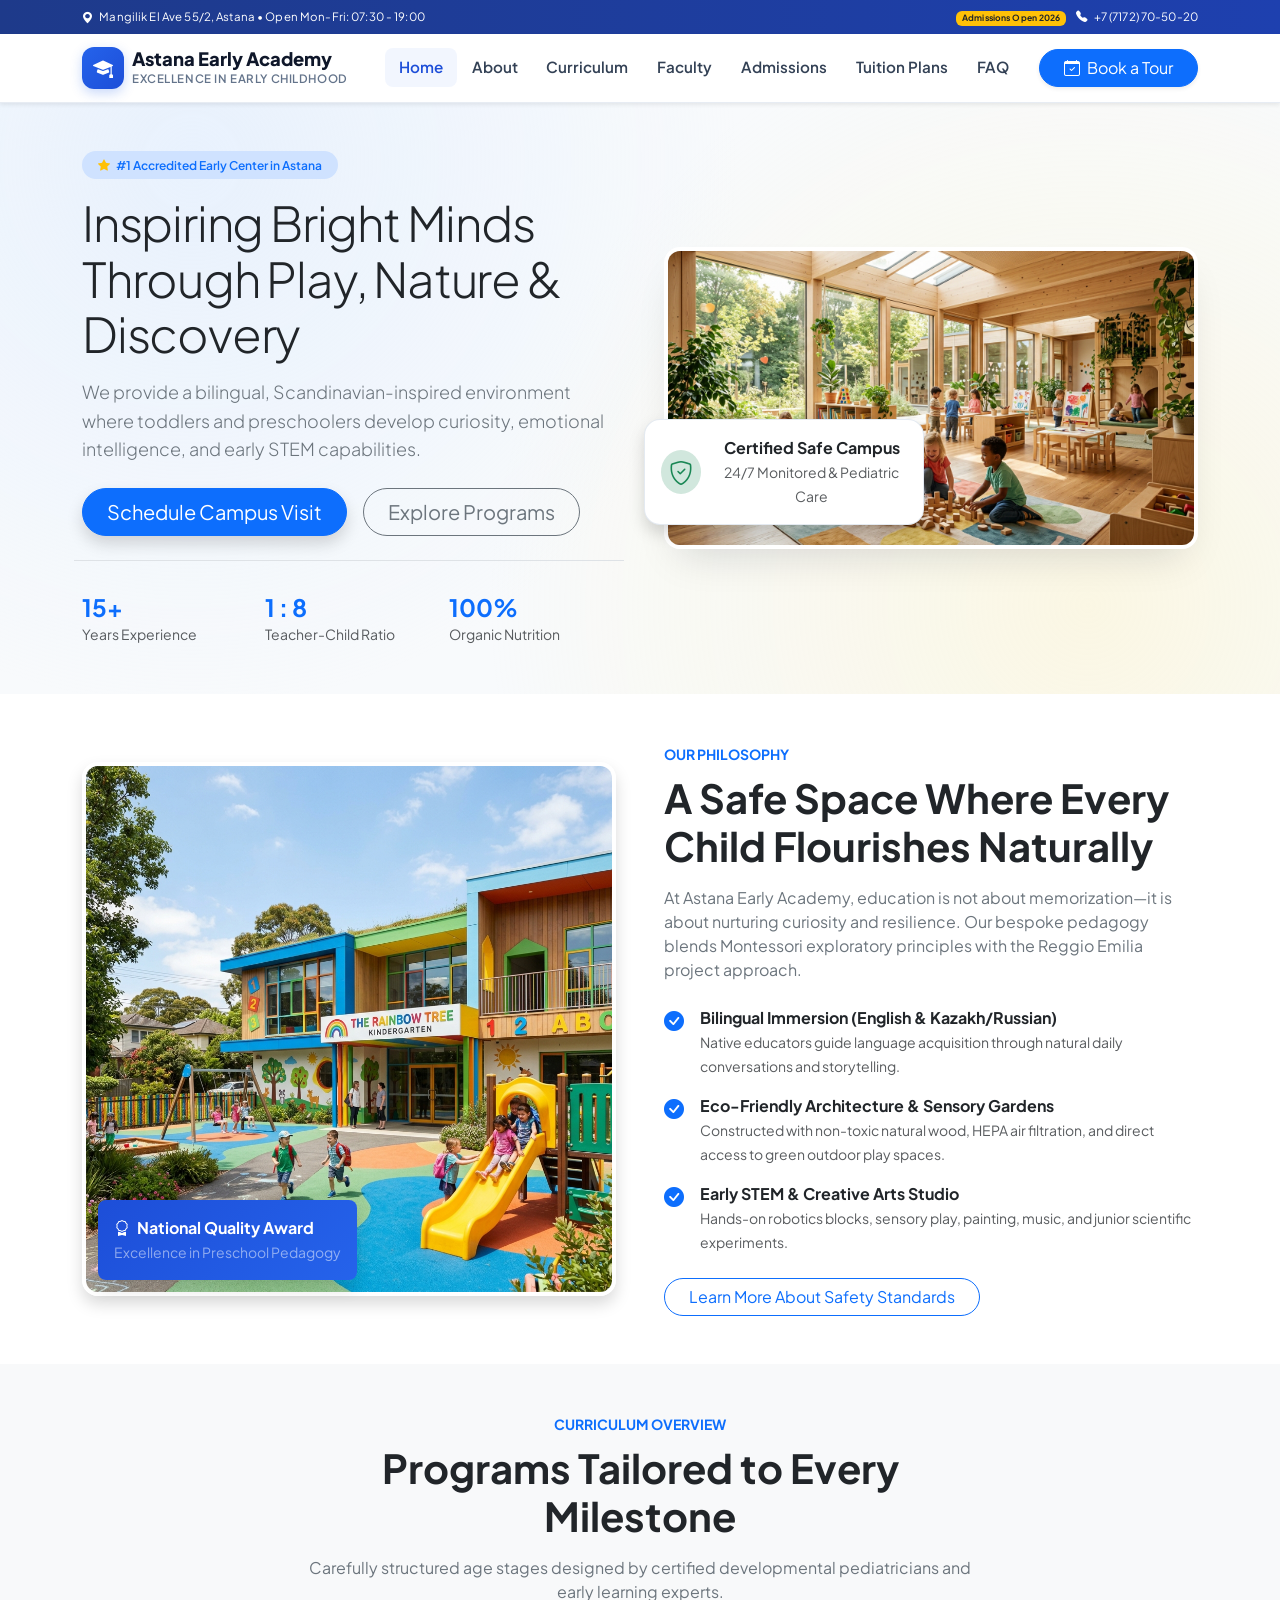
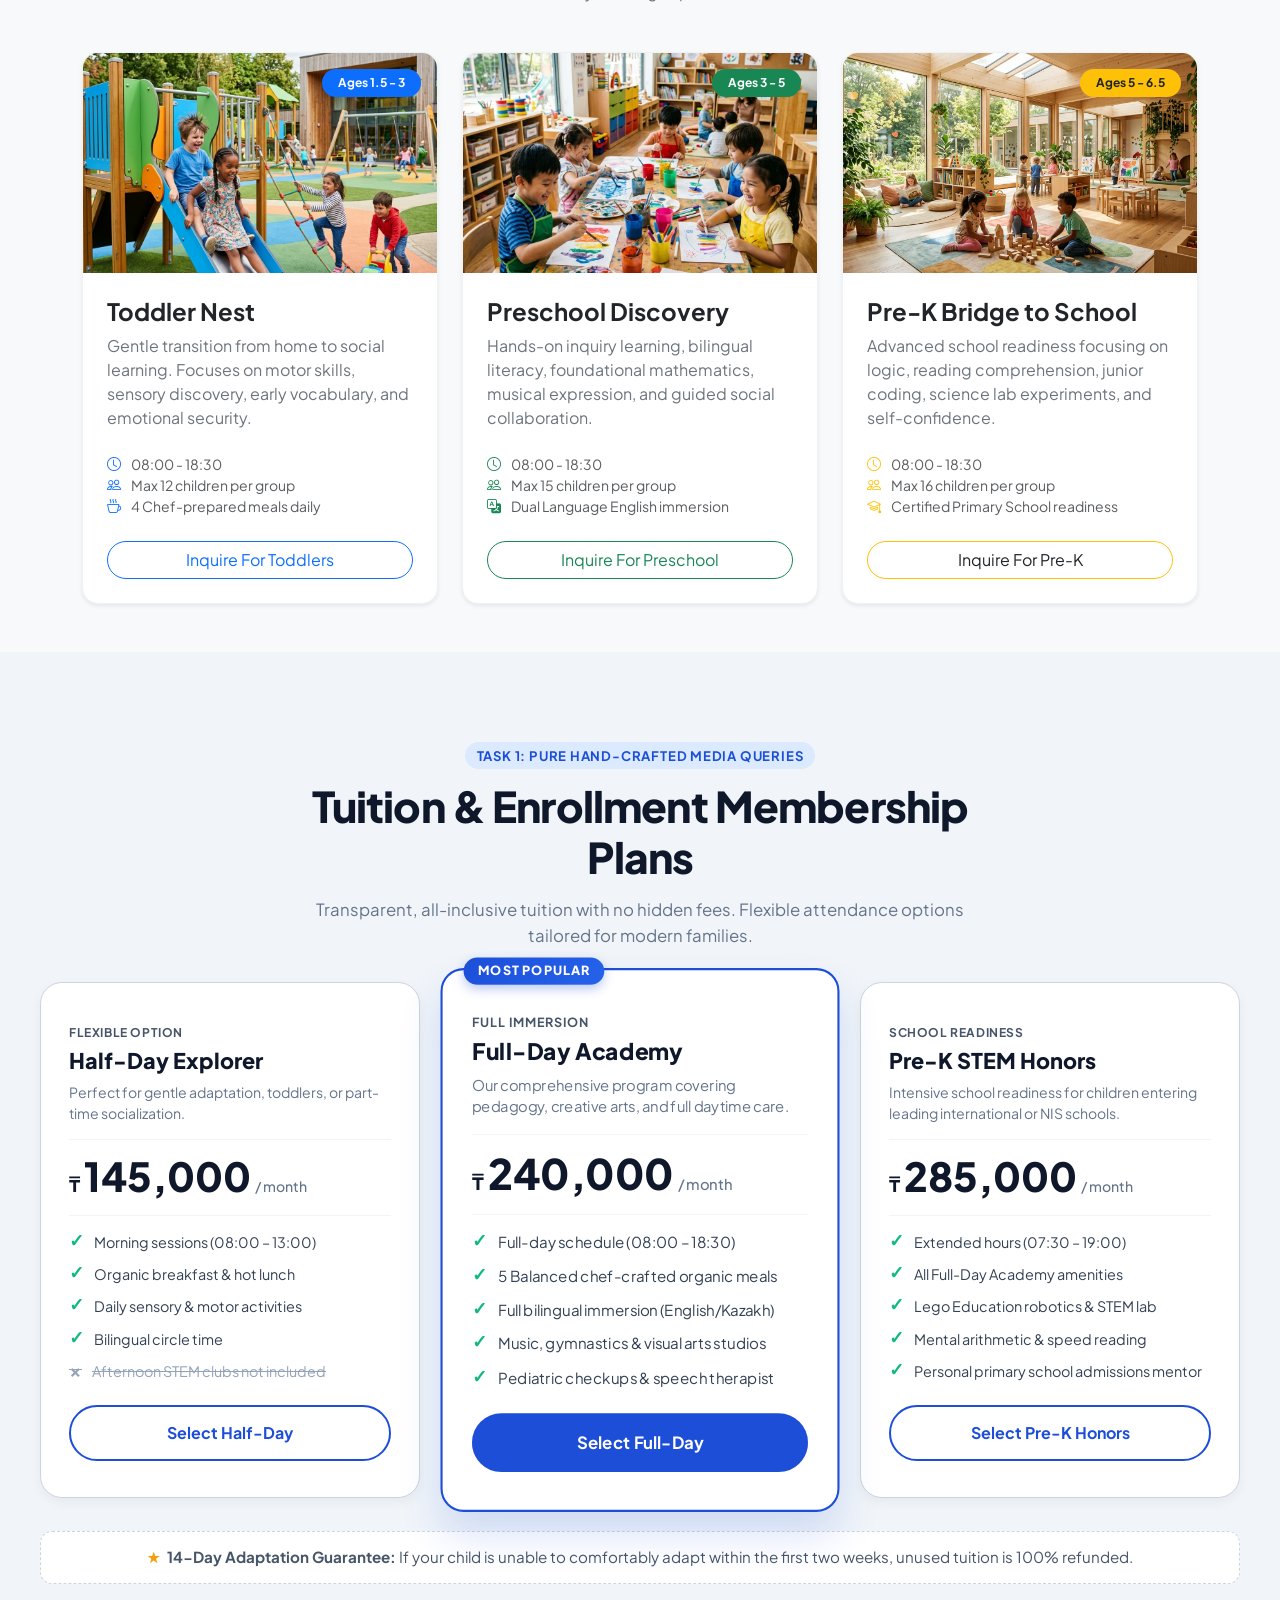
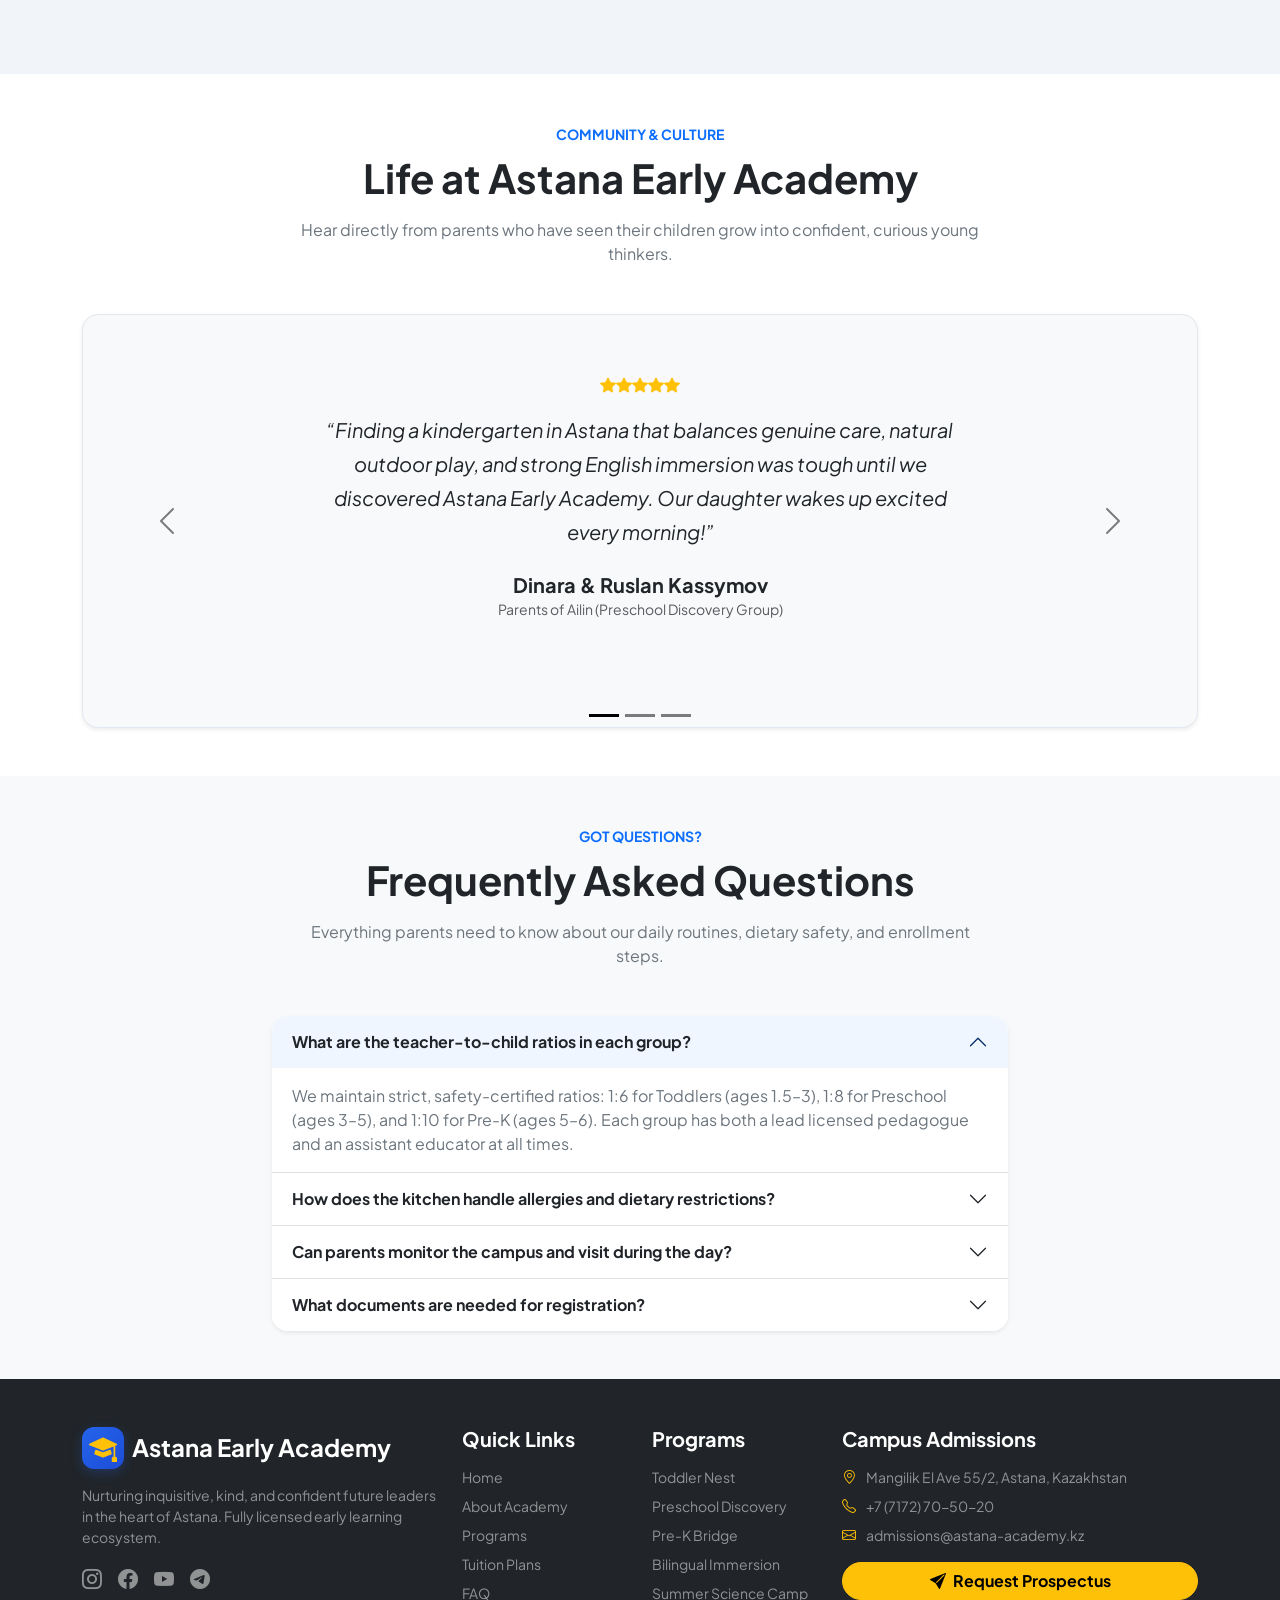
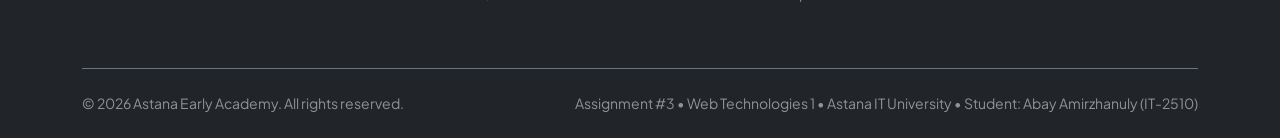
<file: index.html>
<!DOCTYPE html>
<html lang="en">
<head>
  <meta charset="UTF-8">
  <meta name="viewport" content="width=device-width, initial-scale=1.0">
  <title>Astana Early Academy — Premium Early Childhood Education</title>
  <meta name="description" content="Astana Early Academy provides progressive, child-centered preschool, kindergarten, and STEM education in Astana, Kazakhstan.">

  <!-- Google Fonts: Plus Jakarta Sans for modern typography -->
  <link rel="preconnect" href="https://fonts.googleapis.com">
  <link rel="preconnect" href="https://fonts.gstatic.com" crossorigin>
  <link href="https://fonts.googleapis.com/css2?family=Plus+Jakarta+Sans:wght@400;500;600;700;800&display=swap" rel="stylesheet">

  <!-- Bootstrap 5.3 CDN CSS (Must precede custom style.css) -->
  <link href="https://cdn.jsdelivr.net/npm/bootstrap@5.3.3/dist/css/bootstrap.min.css" rel="stylesheet" integrity="sha384-QWTKZyjpPEjISv5WaRU9OFeRpok6YctnYmDr5pNlyT2bRjXh0JMhjY6hW+ALEwIH" crossorigin="anonymous">

  <!-- Bootstrap Icons CDN -->
  <link rel="stylesheet" href="https://cdn.jsdelivr.net/npm/bootstrap-icons@1.11.3/font/bootstrap-icons.min.css">

  <!-- Custom CSS (Overrides Bootstrap and contains Task 1 custom mobile-first media queries) -->
  <link rel="stylesheet" href="css/style.css">
</head>
<body>

  <!-- Top Notification Bar: Shown only on Tablet and Desktop (Hidden on mobile) -->
  <div class="top-announcement py-2 text-center d-none d-md-block text-white">
    <div class="container d-flex justify-content-between align-items-center">
      <small><i class="bi bi-geo-alt-fill me-1"></i> Mangilik El Ave 55/2, Astana &bull; Open Mon-Fri: 07:30 - 19:00</small>
      <small>
        <span class="badge bg-warning text-dark me-2">Admissions Open 2026</span>
        <i class="bi bi-telephone-fill me-1"></i> +7 (7172) 70-50-20
      </small>
    </div>
  </div>

  <!-- Mobile Quick Action Strip (Shown ONLY on mobile phones, hidden on >=md) -->
  <div class="mobile-quick-call d-block d-md-none bg-primary text-white text-center py-2 px-3">
    <div class="d-flex justify-content-between align-items-center">
      <span class="small fw-semibold"><i class="bi bi-sparkles me-1"></i> Spring 2026 Enrollment</span>
      <a href="tel:+77172705020" class="btn btn-sm btn-light text-primary fw-bold py-1 px-2">Call Now</a>
    </div>
  </div>

  <!-- Main Navigation (Bootstrap Navbar with collapsible hamburger toggle) -->
  <nav class="navbar navbar-expand-lg navbar-light bg-white sticky-top shadow-sm custom-navbar" id="mainNavbar">
    <div class="container">
      <a class="navbar-brand d-flex align-items-center" href="index.html">
        <span class="brand-icon me-2"><i class="bi bi-mortarboard-fill"></i></span>
        <div>
          <span class="brand-title">Astana Early Academy</span>
          <span class="brand-tagline d-none d-sm-block">Excellence in Early Childhood</span>
        </div>
      </a>

      <button class="navbar-toggler border-0" type="button" data-bs-toggle="collapse" data-bs-target="#navbarContent" aria-controls="navbarContent" aria-expanded="false" aria-label="Toggle navigation">
        <span class="navbar-toggler-icon"></span>
      </button>

      <div class="collapse navbar-collapse" id="navbarContent">
        <ul class="navbar-nav ms-auto mb-2 mb-lg-0 align-items-lg-center">
          <li class="nav-item">
            <a class="nav-link active" aria-current="page" href="#hero">Home</a>
          </li>
          <li class="nav-item">
            <a class="nav-link" href="#about">About</a>
          </li>
          <li class="nav-item">
            <a class="nav-link" href="curriculum.html">Curriculum</a>
          </li>
          <li class="nav-item">
            <a class="nav-link" href="faculty.html">Faculty</a>
          </li>
          <li class="nav-item">
            <a class="nav-link" href="admissions.html">Admissions</a>
          </li>
          <li class="nav-item">
            <a class="nav-link" href="#pricing">Tuition Plans</a>
          </li>
          <li class="nav-item">
            <a class="nav-link" href="#faq">FAQ</a>
          </li>
          <li class="nav-item ms-lg-3 mt-2 mt-lg-0">
            <button class="btn btn-primary rounded-pill px-4 shadow-sm" data-bs-toggle="modal" data-bs-target="#tourModal">
              <i class="bi bi-calendar-check me-1"></i> Book a Tour
            </button>
          </li>
        </ul>
      </div>
    </div>
  </nav>

  <!-- ========================================================================= -->
  <!-- SECTION 1: HERO SECTION (Bootstrap Grid + Components)                     -->
  <!-- ========================================================================= -->
  <header id="hero" class="hero-section py-5 py-lg-6 bg-light-gradient">
    <div class="container">
      <div class="row align-items-center g-4 g-lg-5">
        
        <!-- Text Column -->
        <div class="col-12 col-lg-6 text-center text-lg-start">
          <span class="badge rounded-pill bg-primary-subtle text-primary px-3 py-2 fw-semibold mb-3">
            <i class="bi bi-star-fill text-warning me-1"></i> #1 Accredited Early Center in Astana
          </span>
          <h1 class="hero-title display-5 fw-extrabold text-dark mb-3">
            Inspiring Bright Minds Through Play, Nature &amp; Discovery
          </h1>
          <p class="hero-lead lead text-secondary mb-4">
            We provide a bilingual, Scandinavian-inspired environment where toddlers and preschoolers develop curiosity, emotional intelligence, and early STEM capabilities.
          </p>
          <div class="d-flex flex-column flex-sm-row justify-content-center justify-content-lg-start gap-3">
            <button class="btn btn-primary btn-lg rounded-pill px-4 shadow" data-bs-toggle="modal" data-bs-target="#tourModal">
              Schedule Campus Visit
            </button>
            <a href="#programs" class="btn btn-outline-secondary btn-lg rounded-pill px-4">
              Explore Programs
            </a>
          </div>

          <!-- Trust Badges (Hidden on tiny screens to optimize space, visible from sm up) -->
          <div class="row mt-4 pt-3 border-top g-3 d-none d-sm-flex text-start">
            <div class="col-4">
              <h4 class="fw-bold mb-0 text-primary">15+</h4>
              <small class="text-muted">Years Experience</small>
            </div>
            <div class="col-4">
              <h4 class="fw-bold mb-0 text-primary">1 : 8</h4>
              <small class="text-muted">Teacher-Child Ratio</small>
            </div>
            <div class="col-4">
              <h4 class="fw-bold mb-0 text-primary">100%</h4>
              <small class="text-muted">Organic Nutrition</small>
            </div>
          </div>
        </div>

        <!-- Image Column -->
        <div class="col-12 col-lg-6">
          <div class="hero-image-wrapper position-relative text-center">
            <img src="images/hero_classroom.jpg" alt="Children engaged in interactive creative learning at Astana Early Academy" class="img-fluid rounded-4 shadow-lg hero-img" loading="eager">
            <!-- Floating Accent Badge (Desktop only) -->
            <div class="floating-badge d-none d-lg-flex position-absolute bg-white p-3 rounded-4 shadow align-items-center">
              <div class="badge-icon bg-success-subtle text-success rounded-circle me-3">
                <i class="bi bi-shield-check fs-4"></i>
              </div>
              <div>
                <p class="mb-0 fw-bold text-dark">Certified Safe Campus</p>
                <small class="text-muted">24/7 Monitored &amp; Pediatric Care</small>
              </div>
            </div>
          </div>
        </div>

      </div>
    </div>
  </header>

  <!-- ========================================================================= -->
  <!-- SECTION 2: ABOUT & METHODOLOGY (Bootstrap Grid with order-* column swap)  -->
  <!-- Requirement: 2+ columns that stack on phone, with important one first     -->
  <!-- ========================================================================= -->
  <section id="about" class="about-section py-5 py-lg-6 bg-white">
    <div class="container">
      <div class="row align-items-center g-4 g-lg-5">
        
        <!-- On Mobile: Text is more important, so order-1 stacks it FIRST.           -->
        <!-- On Desktop (lg): Text switches to order-lg-2 so image is on the left.    -->
        <div class="col-12 col-lg-6 order-1 order-lg-2">
          <span class="text-primary fw-bold text-uppercase tracking-wider small">Our Philosophy</span>
          <h2 class="display-6 fw-bold text-dark mt-2 mb-3">
            A Safe Space Where Every Child Flourishes Naturally
          </h2>
          <p class="text-secondary">
            At Astana Early Academy, education is not about memorization—it is about nurturing curiosity and resilience. Our bespoke pedagogy blends Montessori exploratory principles with the Reggio Emilia project approach.
          </p>
          
          <ul class="list-unstyled d-flex flex-column gap-3 my-4">
            <li class="d-flex align-items-start">
              <span class="feature-bullet text-primary me-3"><i class="bi bi-check-circle-fill fs-5"></i></span>
              <div>
                <strong class="text-dark d-block">Bilingual Immersion (English &amp; Kazakh/Russian)</strong>
                <span class="text-muted small">Native educators guide language acquisition through natural daily conversations and storytelling.</span>
              </div>
            </li>
            <li class="d-flex align-items-start">
              <span class="feature-bullet text-primary me-3"><i class="bi bi-check-circle-fill fs-5"></i></span>
              <div>
                <strong class="text-dark d-block">Eco-Friendly Architecture &amp; Sensory Gardens</strong>
                <span class="text-muted small">Constructed with non-toxic natural wood, HEPA air filtration, and direct access to green outdoor play spaces.</span>
              </div>
            </li>
            <li class="d-flex align-items-start">
              <span class="feature-bullet text-primary me-3"><i class="bi bi-check-circle-fill fs-5"></i></span>
              <div>
                <strong class="text-dark d-block">Early STEM &amp; Creative Arts Studio</strong>
                <span class="text-muted small">Hands-on robotics blocks, sensory play, painting, music, and junior scientific experiments.</span>
              </div>
            </li>
          </ul>

          <div class="mt-4">
            <button class="btn btn-outline-primary rounded-pill px-4" data-bs-toggle="modal" data-bs-target="#tourModal">
              Learn More About Safety Standards
            </button>
          </div>
        </div>

        <!-- On Mobile: Image is secondary, so order-2 stacks it SECOND.               -->
        <!-- On Desktop (lg): Image switches to order-lg-1 (first column on left).     -->
        <div class="col-12 col-lg-6 order-2 order-lg-1">
          <div class="about-image-card position-relative">
            <img src="images/kindergarten_building.jpg" alt="Modern eco-friendly building of Astana Early Academy" class="img-fluid rounded-4 shadow">
            <div class="about-card-badge bg-primary text-white p-3 rounded-3 position-absolute bottom-0 start-0 m-3 shadow">
              <span class="fw-bold d-block"><i class="bi bi-award me-1"></i> National Quality Award</span>
              <small class="text-white-50">Excellence in Preschool Pedagogy</small>
            </div>
          </div>
        </div>

      </div>
    </div>
  </section>

  <!-- ========================================================================= -->
  <!-- SECTION 3: EDUCATIONAL PROGRAMS (Bootstrap Grid Cards)                    -->
  <!-- Requirement: Cards: 1 per row on phone, 2 on tablet, 3+ on laptop         -->
  <!-- col-12 (phone: 1/row), col-md-6 (tablet: 2/row), col-lg-4 (laptop: 3/row)  -->
  <!-- ========================================================================= -->
  <section id="programs" class="programs-section py-5 py-lg-6 bg-light">
    <div class="container">
      <div class="text-center max-w-700 mx-auto mb-5">
        <span class="text-primary fw-bold text-uppercase tracking-wider small">Curriculum Overview</span>
        <h2 class="display-6 fw-bold text-dark mt-2 mb-3">Programs Tailored to Every Milestone</h2>
        <p class="text-secondary">
          Carefully structured age stages designed by certified developmental pediatricians and early learning experts.
        </p>
      </div>

      <div class="row g-4">
        
        <!-- Card 1: Toddlers -->
        <div class="col-12 col-md-6 col-lg-4">
          <div class="card h-100 border-0 shadow-sm program-card rounded-4 overflow-hidden">
            <div class="program-img-wrapper">
              <img src="images/kindergarten_main.jpg" class="card-img-top program-img" alt="Toddlers playing safely">
              <span class="badge bg-primary position-absolute top-0 end-0 m-3 rounded-pill px-3 py-2">Ages 1.5 - 3</span>
            </div>
            <div class="card-body p-4 d-flex flex-column">
              <h3 class="card-title h4 fw-bold text-dark mb-2">Toddler Nest</h3>
              <p class="card-text text-secondary mb-4 flex-grow-1">
                Gentle transition from home to social learning. Focuses on motor skills, sensory discovery, early vocabulary, and emotional security.
              </p>
              <ul class="list-unstyled small text-muted mb-4">
                <li><i class="bi bi-clock me-2 text-primary"></i> 08:00 - 18:30</li>
                <li><i class="bi bi-people me-2 text-primary"></i> Max 12 children per group</li>
                <li><i class="bi bi-cup-hot me-2 text-primary"></i> 4 Chef-prepared meals daily</li>
              </ul>
              <button class="btn btn-outline-primary w-100 rounded-pill mt-auto" data-bs-toggle="modal" data-bs-target="#tourModal">
                Inquire For Toddlers
              </button>
            </div>
          </div>
        </div>

        <!-- Card 2: Preschool -->
        <div class="col-12 col-md-6 col-lg-4">
          <div class="card h-100 border-0 shadow-sm program-card rounded-4 overflow-hidden">
            <div class="program-img-wrapper">
              <img src="images/kindergarten_about.jpg" class="card-img-top program-img" alt="Preschool children engaged in art and STEM">
              <span class="badge bg-success position-absolute top-0 end-0 m-3 rounded-pill px-3 py-2">Ages 3 - 5</span>
            </div>
            <div class="card-body p-4 d-flex flex-column">
              <h3 class="card-title h4 fw-bold text-dark mb-2">Preschool Discovery</h3>
              <p class="card-text text-secondary mb-4 flex-grow-1">
                Hands-on inquiry learning, bilingual literacy, foundational mathematics, musical expression, and guided social collaboration.
              </p>
              <ul class="list-unstyled small text-muted mb-4">
                <li><i class="bi bi-clock me-2 text-success"></i> 08:00 - 18:30</li>
                <li><i class="bi bi-people me-2 text-success"></i> Max 15 children per group</li>
                <li><i class="bi bi-translate me-2 text-success"></i> Dual Language English immersion</li>
              </ul>
              <button class="btn btn-outline-success w-100 rounded-pill mt-auto" data-bs-toggle="modal" data-bs-target="#tourModal">
                Inquire For Preschool
              </button>
            </div>
          </div>
        </div>

        <!-- Card 3: Pre-K Academy -->
        <div class="col-12 col-md-6 col-lg-4">
          <div class="card h-100 border-0 shadow-sm program-card rounded-4 overflow-hidden">
            <div class="program-img-wrapper">
              <img src="images/hero_classroom.jpg" class="card-img-top program-img" alt="Pre-K students in modern classroom">
              <span class="badge bg-warning text-dark position-absolute top-0 end-0 m-3 rounded-pill px-3 py-2">Ages 5 - 6.5</span>
            </div>
            <div class="card-body p-4 d-flex flex-column">
              <h3 class="card-title h4 fw-bold text-dark mb-2">Pre-K Bridge to School</h3>
              <p class="card-text text-secondary mb-4 flex-grow-1">
                Advanced school readiness focusing on logic, reading comprehension, junior coding, science lab experiments, and self-confidence.
              </p>
              <ul class="list-unstyled small text-muted mb-4">
                <li><i class="bi bi-clock me-2 text-warning"></i> 08:00 - 18:30</li>
                <li><i class="bi bi-people me-2 text-warning"></i> Max 16 children per group</li>
                <li><i class="bi bi-mortarboard me-2 text-warning"></i> Certified Primary School readiness</li>
              </ul>
              <button class="btn btn-outline-warning text-dark w-100 rounded-pill mt-auto" data-bs-toggle="modal" data-bs-target="#tourModal">
                Inquire For Pre-K
              </button>
            </div>
          </div>
        </div>

      </div>
    </div>
  </section>

  <!-- ========================================================================= -->
  <!-- SECTION 4: TASK 1 - MEDIA QUERIES BY HAND (TUITION & MEMBERSHIP PLANS)    -->
  <!-- MANDATORY ASSIGNMENT 3 RULES:                                             -->
  <!-- 1. Pure custom CSS ONLY — ZERO Bootstrap classes in this entire section!  -->
  <!-- 2. Mobile-first: base styles for phone (<768px: 1 column).                -->
  <!-- 3. Breakpoint 1 (>=768px tablet): 2 columns.                              -->
  <!-- 4. Breakpoint 2 (>=1024px laptop): 3 columns.                             -->
  <!-- 5. Additional changes: heading size, card padding, featured scale/badge.  -->
  <!-- ========================================================================= -->
  <section id="pricing" class="custom-pricing-section">
    <div class="custom-pricing-container">
      
      <!-- Section Header -->
      <div class="custom-pricing-header">
        <span class="custom-pricing-eyebrow">Task 1: Pure Hand-Crafted Media Queries</span>
        <h2 class="custom-pricing-title">Tuition &amp; Enrollment Membership Plans</h2>
        <p class="custom-pricing-subtitle">
          Transparent, all-inclusive tuition with no hidden fees. Flexible attendance options tailored for modern families.
        </p>
      </div>

      <!-- Responsive Grid Container (1 col on mobile, 2 col on tablet, 3 col on desktop) -->
      <div class="custom-pricing-grid">
        
        <!-- Plan 1: Half-Day Explorer -->
        <article class="custom-plan-card">
          <div class="custom-plan-top">
            <span class="custom-plan-type">Flexible Option</span>
            <h3 class="custom-plan-name">Half-Day Explorer</h3>
            <p class="custom-plan-summary">Perfect for gentle adaptation, toddlers, or part-time socialization.</p>
          </div>
          <div class="custom-plan-price-wrap">
            <span class="custom-plan-currency">₸</span>
            <span class="custom-plan-amount">145,000</span>
            <span class="custom-plan-period">/ month</span>
          </div>
          <ul class="custom-plan-features">
            <li class="custom-plan-feature-item">
              <span class="custom-check-icon">&check;</span>
              <span>Morning sessions (08:00 – 13:00)</span>
            </li>
            <li class="custom-plan-feature-item">
              <span class="custom-check-icon">&check;</span>
              <span>Organic breakfast &amp; hot lunch</span>
            </li>
            <li class="custom-plan-feature-item">
              <span class="custom-check-icon">&check;</span>
              <span>Daily sensory &amp; motor activities</span>
            </li>
            <li class="custom-plan-feature-item">
              <span class="custom-check-icon">&check;</span>
              <span>Bilingual circle time</span>
            </li>
            <li class="custom-plan-feature-item custom-feature-muted">
              <span class="custom-cross-icon">&times;</span>
              <span>Afternoon STEM clubs not included</span>
            </li>
          </ul>
          <div class="custom-plan-action">
            <button type="button" class="custom-plan-btn" data-bs-toggle="modal" data-bs-target="#tourModal">Select Half-Day</button>
          </div>
        </article>

        <!-- Plan 2: Full-Day All-Inclusive (FEATURED TIER) -->
        <article class="custom-plan-card custom-plan-featured">
          <div class="custom-featured-ribbon">Most Popular</div>
          <div class="custom-plan-top">
            <span class="custom-plan-type">Full Immersion</span>
            <h3 class="custom-plan-name">Full-Day Academy</h3>
            <p class="custom-plan-summary">Our comprehensive program covering pedagogy, creative arts, and full daytime care.</p>
          </div>
          <div class="custom-plan-price-wrap">
            <span class="custom-plan-currency">₸</span>
            <span class="custom-plan-amount">240,000</span>
            <span class="custom-plan-period">/ month</span>
          </div>
          <ul class="custom-plan-features">
            <li class="custom-plan-feature-item">
              <span class="custom-check-icon">&check;</span>
              <span>Full-day schedule (08:00 – 18:30)</span>
            </li>
            <li class="custom-plan-feature-item">
              <span class="custom-check-icon">&check;</span>
              <span>5 Balanced chef-crafted organic meals</span>
            </li>
            <li class="custom-plan-feature-item">
              <span class="custom-check-icon">&check;</span>
              <span>Full bilingual immersion (English/Kazakh)</span>
            </li>
            <li class="custom-plan-feature-item">
              <span class="custom-check-icon">&check;</span>
              <span>Music, gymnastics &amp; visual arts studios</span>
            </li>
            <li class="custom-plan-feature-item">
              <span class="custom-check-icon">&check;</span>
              <span>Pediatric checkups &amp; speech therapist</span>
            </li>
          </ul>
          <div class="custom-plan-action">
            <button type="button" class="custom-plan-btn custom-btn-featured" data-bs-toggle="modal" data-bs-target="#tourModal">Select Full-Day</button>
          </div>
        </article>

        <!-- Plan 3: Pre-K Honors & STEM -->
        <article class="custom-plan-card">
          <div class="custom-plan-top">
            <span class="custom-plan-type">School Readiness</span>
            <h3 class="custom-plan-name">Pre-K STEM Honors</h3>
            <p class="custom-plan-summary">Intensive school readiness for children entering leading international or NIS schools.</p>
          </div>
          <div class="custom-plan-price-wrap">
            <span class="custom-plan-currency">₸</span>
            <span class="custom-plan-amount">285,000</span>
            <span class="custom-plan-period">/ month</span>
          </div>
          <ul class="custom-plan-features">
            <li class="custom-plan-feature-item">
              <span class="custom-check-icon">&check;</span>
              <span>Extended hours (07:30 – 19:00)</span>
            </li>
            <li class="custom-plan-feature-item">
              <span class="custom-check-icon">&check;</span>
              <span>All Full-Day Academy amenities</span>
            </li>
            <li class="custom-plan-feature-item">
              <span class="custom-check-icon">&check;</span>
              <span>Lego Education robotics &amp; STEM lab</span>
            </li>
            <li class="custom-plan-feature-item">
              <span class="custom-check-icon">&check;</span>
              <span>Mental arithmetic &amp; speed reading</span>
            </li>
            <li class="custom-plan-feature-item">
              <span class="custom-check-icon">&check;</span>
              <span>Personal primary school admissions mentor</span>
            </li>
          </ul>
          <div class="custom-plan-action">
            <button type="button" class="custom-plan-btn" data-bs-toggle="modal" data-bs-target="#tourModal">Select Pre-K Honors</button>
          </div>
        </article>

      </div>

      <!-- Custom Guarantee Footer inside Task 1 Section -->
      <div class="custom-pricing-guarantee">
        <p class="custom-guarantee-text">
          <span class="custom-guarantee-star">&#9733;</span>
          <strong>14-Day Adaptation Guarantee:</strong> If your child is unable to comfortably adapt within the first two weeks, unused tuition is 100% refunded.
        </p>
      </div>

    </div>
  </section>

  <!-- ========================================================================= -->
  <!-- SECTION 5: CAMPUS LIFE & TESTIMONIALS (Bootstrap Carousel Component)       -->
  <!-- ========================================================================= -->
  <section id="campus" class="campus-section py-5 py-lg-6 bg-white">
    <div class="container">
      <div class="text-center max-w-700 mx-auto mb-5">
        <span class="text-primary fw-bold text-uppercase tracking-wider small">Community &amp; Culture</span>
        <h2 class="display-6 fw-bold text-dark mt-2 mb-3">Life at Astana Early Academy</h2>
        <p class="text-secondary">
          Hear directly from parents who have seen their children grow into confident, curious young thinkers.
        </p>
      </div>

      <div id="parentTestimonialsCarousel" class="carousel slide carousel-dark shadow-sm bg-light rounded-4 p-4 p-md-5" data-bs-ride="carousel">
        <div class="carousel-indicators mb-0">
          <button type="button" data-bs-target="#parentTestimonialsCarousel" data-bs-slide-to="0" class="active" aria-current="true" aria-label="Slide 1"></button>
          <button type="button" data-bs-target="#parentTestimonialsCarousel" data-bs-slide-to="1" aria-label="Slide 2"></button>
          <button type="button" data-bs-target="#parentTestimonialsCarousel" data-bs-slide-to="2" aria-label="Slide 3"></button>
        </div>

        <div class="carousel-inner pb-5">
          
          <!-- Slide 1 -->
          <div class="carousel-item active text-center">
            <div class="testimonial-content mx-auto max-w-700">
              <div class="stars mb-3 text-warning">
                <i class="bi bi-star-fill"></i><i class="bi bi-star-fill"></i><i class="bi bi-star-fill"></i><i class="bi bi-star-fill"></i><i class="bi bi-star-fill"></i>
              </div>
              <blockquote class="fs-5 text-dark fst-italic mb-4">
                &ldquo;Finding a kindergarten in Astana that balances genuine care, natural outdoor play, and strong English immersion was tough until we discovered Astana Early Academy. Our daughter wakes up excited every morning!&rdquo;
              </blockquote>
              <h5 class="fw-bold mb-0 text-dark">Dinara &amp; Ruslan Kassymov</h5>
              <small class="text-muted">Parents of Ailin (Preschool Discovery Group)</small>
            </div>
          </div>

          <!-- Slide 2 -->
          <div class="carousel-item text-center">
            <div class="testimonial-content mx-auto max-w-700">
              <div class="stars mb-3 text-warning">
                <i class="bi bi-star-fill"></i><i class="bi bi-star-fill"></i><i class="bi bi-star-fill"></i><i class="bi bi-star-fill"></i><i class="bi bi-star-fill"></i>
              </div>
              <blockquote class="fs-5 text-dark fst-italic mb-4">
                &ldquo;The organic kitchen and clean Scandinavian architecture were what drew us in initially. But the teachers&rsquo; empathy and pedagogical depth are what make this place truly priceless.&rdquo;
              </blockquote>
              <h5 class="fw-bold mb-0 text-dark">Arman Serikov</h5>
              <small class="text-muted">Father of Sanzhar (Toddler Nest Group)</small>
            </div>
          </div>

          <!-- Slide 3 -->
          <div class="carousel-item text-center">
            <div class="testimonial-content mx-auto max-w-700">
              <div class="stars mb-3 text-warning">
                <i class="bi bi-star-fill"></i><i class="bi bi-star-fill"></i><i class="bi bi-star-fill"></i><i class="bi bi-star-fill"></i><i class="bi bi-star-fill"></i>
              </div>
              <blockquote class="fs-5 text-dark fst-italic mb-4">
                &ldquo;The Pre-K STEM program prepared my son seamlessly for his elementary school assessment. His confidence in math, problem-solving, and bilingual expression blew us away.&rdquo;
              </blockquote>
              <h5 class="fw-bold mb-0 text-dark">Zhanar Toleubayeva</h5>
              <small class="text-muted">Mother of Mansur (Pre-K Bridge Graduate)</small>
            </div>
          </div>

        </div>

        <button class="carousel-control-prev" type="button" data-bs-target="#parentTestimonialsCarousel" data-bs-slide="prev">
          <span class="carousel-control-prev-icon" aria-hidden="true"></span>
          <span class="visually-hidden">Previous</span>
        </button>
        <button class="carousel-control-next" type="button" data-bs-target="#parentTestimonialsCarousel" data-bs-slide="next">
          <span class="carousel-control-next-icon" aria-hidden="true"></span>
          <span class="visually-hidden">Next</span>
        </button>
      </div>

    </div>
  </section>

  <!-- ========================================================================= -->
  <!-- SECTION 6: FAQ ACCORDION (Bootstrap Accordion Component)                  -->
  <!-- ========================================================================= -->
  <section id="faq" class="faq-section py-5 py-lg-6 bg-light">
    <div class="container">
      <div class="text-center max-w-700 mx-auto mb-5">
        <span class="text-primary fw-bold text-uppercase tracking-wider small">Got Questions?</span>
        <h2 class="display-6 fw-bold text-dark mt-2 mb-3">Frequently Asked Questions</h2>
        <p class="text-secondary">
          Everything parents need to know about our daily routines, dietary safety, and enrollment steps.
        </p>
      </div>

      <div class="row justify-content-center">
        <div class="col-12 col-lg-8">
          <div class="accordion shadow-sm rounded-4 overflow-hidden" id="academyFaqAccordion">
            
            <!-- Item 1 -->
            <div class="accordion-item border-0 border-bottom">
              <h3 class="accordion-header" id="headingOne">
                <button class="accordion-button fw-bold text-dark" type="button" data-bs-toggle="collapse" data-bs-target="#collapseOne" aria-expanded="true" aria-controls="collapseOne">
                  What are the teacher-to-child ratios in each group?
                </button>
              </h3>
              <div id="collapseOne" class="accordion-collapse collapse show" aria-labelledby="headingOne" data-bs-parent="#academyFaqAccordion">
                <div class="accordion-body text-secondary">
                  We maintain strict, safety-certified ratios: 1:6 for Toddlers (ages 1.5–3), 1:8 for Preschool (ages 3–5), and 1:10 for Pre-K (ages 5–6). Each group has both a lead licensed pedagogue and an assistant educator at all times.
                </div>
              </div>
            </div>

            <!-- Item 2 -->
            <div class="accordion-item border-0 border-bottom">
              <h3 class="accordion-header" id="headingTwo">
                <button class="accordion-button collapsed fw-bold text-dark" type="button" data-bs-toggle="collapse" data-bs-target="#collapseTwo" aria-expanded="false" aria-controls="collapseTwo">
                  How does the kitchen handle allergies and dietary restrictions?
                </button>
              </h3>
              <div id="collapseTwo" class="accordion-collapse collapse" aria-labelledby="headingTwo" data-bs-parent="#academyFaqAccordion">
                <div class="accordion-body text-secondary">
                  All meals are prepared fresh daily in our on-campus professional kitchen by certified chefs. We cater individually to lactose intolerance, gluten allergies, vegetarian, and Halal-compliant dietary requirements.
                </div>
              </div>
            </div>

            <!-- Item 3 -->
            <div class="accordion-item border-0 border-bottom">
              <h3 class="accordion-header" id="headingThree">
                <button class="accordion-button collapsed fw-bold text-dark" type="button" data-bs-toggle="collapse" data-bs-target="#collapseThree" aria-expanded="false" aria-controls="collapseThree">
                  Can parents monitor the campus and visit during the day?
                </button>
              </h3>
              <div id="collapseThree" class="accordion-collapse collapse" aria-labelledby="headingThree" data-bs-parent="#academyFaqAccordion">
                <div class="accordion-body text-secondary">
                  Yes! We maintain an active parent portal with daily digital activity logs, meal updates, and secure video access to common playground areas during recreation periods.
                </div>
              </div>
            </div>

            <!-- Item 4 -->
            <div class="accordion-item border-0">
              <h3 class="accordion-header" id="headingFour">
                <button class="accordion-button collapsed fw-bold text-dark" type="button" data-bs-toggle="collapse" data-bs-target="#collapseFour" aria-expanded="false" aria-controls="collapseFour">
                  What documents are needed for registration?
                </button>
              </h3>
              <div id="collapseFour" class="accordion-collapse collapse" aria-labelledby="headingFour" data-bs-parent="#academyFaqAccordion">
                <div class="accordion-body text-secondary">
                  To register, parents need to provide: child&rsquo;s birth certificate copy, Form 026/u &amp; Form 065/u medical health records, parent identification, and the signed enrollment contract.
                </div>
              </div>
            </div>

          </div>
        </div>
      </div>

    </div>
  </section>

  <!-- ========================================================================= -->
  <!-- SECTION 7: CAMPUS TOUR CTA & FOOTER                                       -->
  <!-- ========================================================================= -->
  <footer id="contact" class="footer bg-dark text-white pt-5 pb-4">
    <div class="container">
      <div class="row g-4 mb-5">
        
        <div class="col-12 col-md-4">
          <div class="d-flex align-items-center mb-3">
            <span class="brand-icon me-2 text-warning"><i class="bi bi-mortarboard-fill fs-3"></i></span>
            <h4 class="fw-bold text-white mb-0">Astana Early Academy</h4>
          </div>
          <p class="text-white-50 small">
            Nurturing inquisitive, kind, and confident future leaders in the heart of Astana. Fully licensed early learning ecosystem.
          </p>
          <div class="d-flex gap-3 text-white-50 fs-5 mt-3">
            <a href="#" class="text-white-50 hover-text-white" aria-label="Instagram"><i class="bi bi-instagram"></i></a>
            <a href="#" class="text-white-50 hover-text-white" aria-label="Facebook"><i class="bi bi-facebook"></i></a>
            <a href="#" class="text-white-50 hover-text-white" aria-label="YouTube"><i class="bi bi-youtube"></i></a>
            <a href="#" class="text-white-50 hover-text-white" aria-label="Telegram"><i class="bi bi-telegram"></i></a>
          </div>
        </div>

        <div class="col-6 col-md-2">
          <h5 class="fw-bold text-white mb-3">Quick Links</h5>
          <ul class="list-unstyled small d-flex flex-column gap-2">
            <li><a href="#hero" class="text-white-50 text-decoration-none hover-text-white">Home</a></li>
            <li><a href="#about" class="text-white-50 text-decoration-none hover-text-white">About Academy</a></li>
            <li><a href="#programs" class="text-white-50 text-decoration-none hover-text-white">Programs</a></li>
            <li><a href="#pricing" class="text-white-50 text-decoration-none hover-text-white">Tuition Plans</a></li>
            <li><a href="#faq" class="text-white-50 text-decoration-none hover-text-white">FAQ</a></li>
          </ul>
        </div>

        <div class="col-6 col-md-2">
          <h5 class="fw-bold text-white mb-3">Programs</h5>
          <ul class="list-unstyled small d-flex flex-column gap-2">
            <li><a href="#programs" class="text-white-50 text-decoration-none hover-text-white">Toddler Nest</a></li>
            <li><a href="#programs" class="text-white-50 text-decoration-none hover-text-white">Preschool Discovery</a></li>
            <li><a href="#programs" class="text-white-50 text-decoration-none hover-text-white">Pre-K Bridge</a></li>
            <li><a href="#programs" class="text-white-50 text-decoration-none hover-text-white">Bilingual Immersion</a></li>
            <li><a href="#programs" class="text-white-50 text-decoration-none hover-text-white">Summer Science Camp</a></li>
          </ul>
        </div>

        <div class="col-12 col-md-4">
          <h5 class="fw-bold text-white mb-3">Campus Admissions</h5>
          <p class="text-white-50 small mb-2"><i class="bi bi-geo-alt me-2 text-warning"></i> Mangilik El Ave 55/2, Astana, Kazakhstan</p>
          <p class="text-white-50 small mb-2"><i class="bi bi-telephone me-2 text-warning"></i> +7 (7172) 70-50-20</p>
          <p class="text-white-50 small mb-3"><i class="bi bi-envelope me-2 text-warning"></i> admissions@astana-academy.kz</p>
          <button class="btn btn-warning fw-bold rounded-pill w-100" data-bs-toggle="modal" data-bs-target="#tourModal">
            <i class="bi bi-send-fill me-1"></i> Request Prospectus
          </button>
        </div>

      </div>

      <div class="border-top border-secondary pt-4 text-center text-white-50 small d-flex flex-column flex-md-row justify-content-between align-items-center gap-2">
        <p class="mb-0">&copy; 2026 Astana Early Academy. All rights reserved.</p>
        <p class="mb-0">Assignment #3 &bull; Web Technologies 1 &bull; Astana IT University &bull; Student: Abay Amirzhanuly (IT-2510)</p>
      </div>
    </div>
  </footer>

  <!-- ========================================================================= -->
  <!-- BOOTSTRAP MODAL COMPONENT: Book Campus Tour Form                          -->
  <!-- ========================================================================= -->
  <div class="modal fade" id="tourModal" tabindex="-1" aria-labelledby="tourModalLabel" aria-hidden="true">
    <div class="modal-dialog modal-dialog-centered">
      <div class="modal-content rounded-4 border-0 shadow-lg">
        <div class="modal-header border-0 pb-0">
          <div>
            <h5 class="modal-title fw-bold text-dark" id="tourModalLabel">Book a Private Campus Tour</h5>
            <small class="text-muted">Experience our classrooms, playgrounds, and organic dining firsthand.</small>
          </div>
          <button type="button" class="btn-close" data-bs-target="#tourModal" data-bs-dismiss="modal" aria-label="Close"></button>
        </div>
        <div class="modal-body pt-3">
          <form id="tourBookingForm" onsubmit="event.preventDefault(); alert('Thank you! Our admissions coordinator will contact you within 24 hours to confirm your private campus visit.'); bootstrap.Modal.getInstance(document.getElementById('tourModal')).hide();">
            <div class="mb-3">
              <label for="parentNameInput" class="form-label small fw-semibold text-dark">Parent / Guardian Name</label>
              <input type="text" class="form-control rounded-3" id="parentNameInput" placeholder="e.g. Aigerim Bolatova" required>
            </div>
            <div class="row g-2 mb-3">
              <div class="col-6">
                <label for="parentPhoneInput" class="form-label small fw-semibold text-dark">Phone Number</label>
                <input type="tel" class="form-control rounded-3" id="parentPhoneInput" placeholder="+7 (701) 000-00-00" required>
              </div>
              <div class="col-6">
                <label for="parentEmailInput" class="form-label small fw-semibold text-dark">Email Address</label>
                <input type="email" class="form-control rounded-3" id="parentEmailInput" placeholder="name@example.com" required>
              </div>
            </div>
            <div class="row g-2 mb-3">
              <div class="col-6">
                <label for="childAgeSelect" class="form-label small fw-semibold text-dark">Child's Age</label>
                <select class="form-select rounded-3" id="childAgeSelect" required>
                  <option value="" disabled selected>Select age</option>
                  <option value="1.5-3">1.5 - 3 yrs (Toddler)</option>
                  <option value="3-5">3 - 5 yrs (Preschool)</option>
                  <option value="5-6.5">5 - 6.5 yrs (Pre-K)</option>
                </select>
              </div>
              <div class="col-6">
                <label for="tourDateInput" class="form-label small fw-semibold text-dark">Preferred Date</label>
                <input type="date" class="form-control rounded-3" id="tourDateInput" required>
              </div>
            </div>
            <div class="mb-3">
              <label for="tourNotesInput" class="form-label small fw-semibold text-dark">Special Interests or Questions (Optional)</label>
              <textarea class="form-control rounded-3" id="tourNotesInput" rows="2" placeholder="e.g. Bilingual focus, allergy requirements..."></textarea>
            </div>
            <div class="form-check mb-3">
              <input class="form-check-input" type="checkbox" id="tourConsentCheck" required checked>
              <label class="form-check-label small text-muted" for="tourConsentCheck">
                I agree to be contacted by Astana Early Academy regarding admissions.
              </label>
            </div>
            <button type="submit" class="btn btn-primary w-100 py-2 rounded-pill fw-bold shadow-sm">
              Confirm Campus Tour Request
            </button>
          </form>
        </div>
      </div>
    </div>
  </div>

  <!-- Bootstrap 5.3 CDN Bundle JS (Includes Popper for modals, dropdowns, collapse) -->
  <script src="https://cdn.jsdelivr.net/npm/bootstrap@5.3.3/dist/js/bootstrap.bundle.min.js" integrity="sha384-YvpcrYf0tY3lHB60NNkmXc5s9fDVZLESaAA55NDzOxhy9GkcIdslK1eN7N6jIeHz" crossorigin="anonymous"></script>

</body>
</html>
</file>
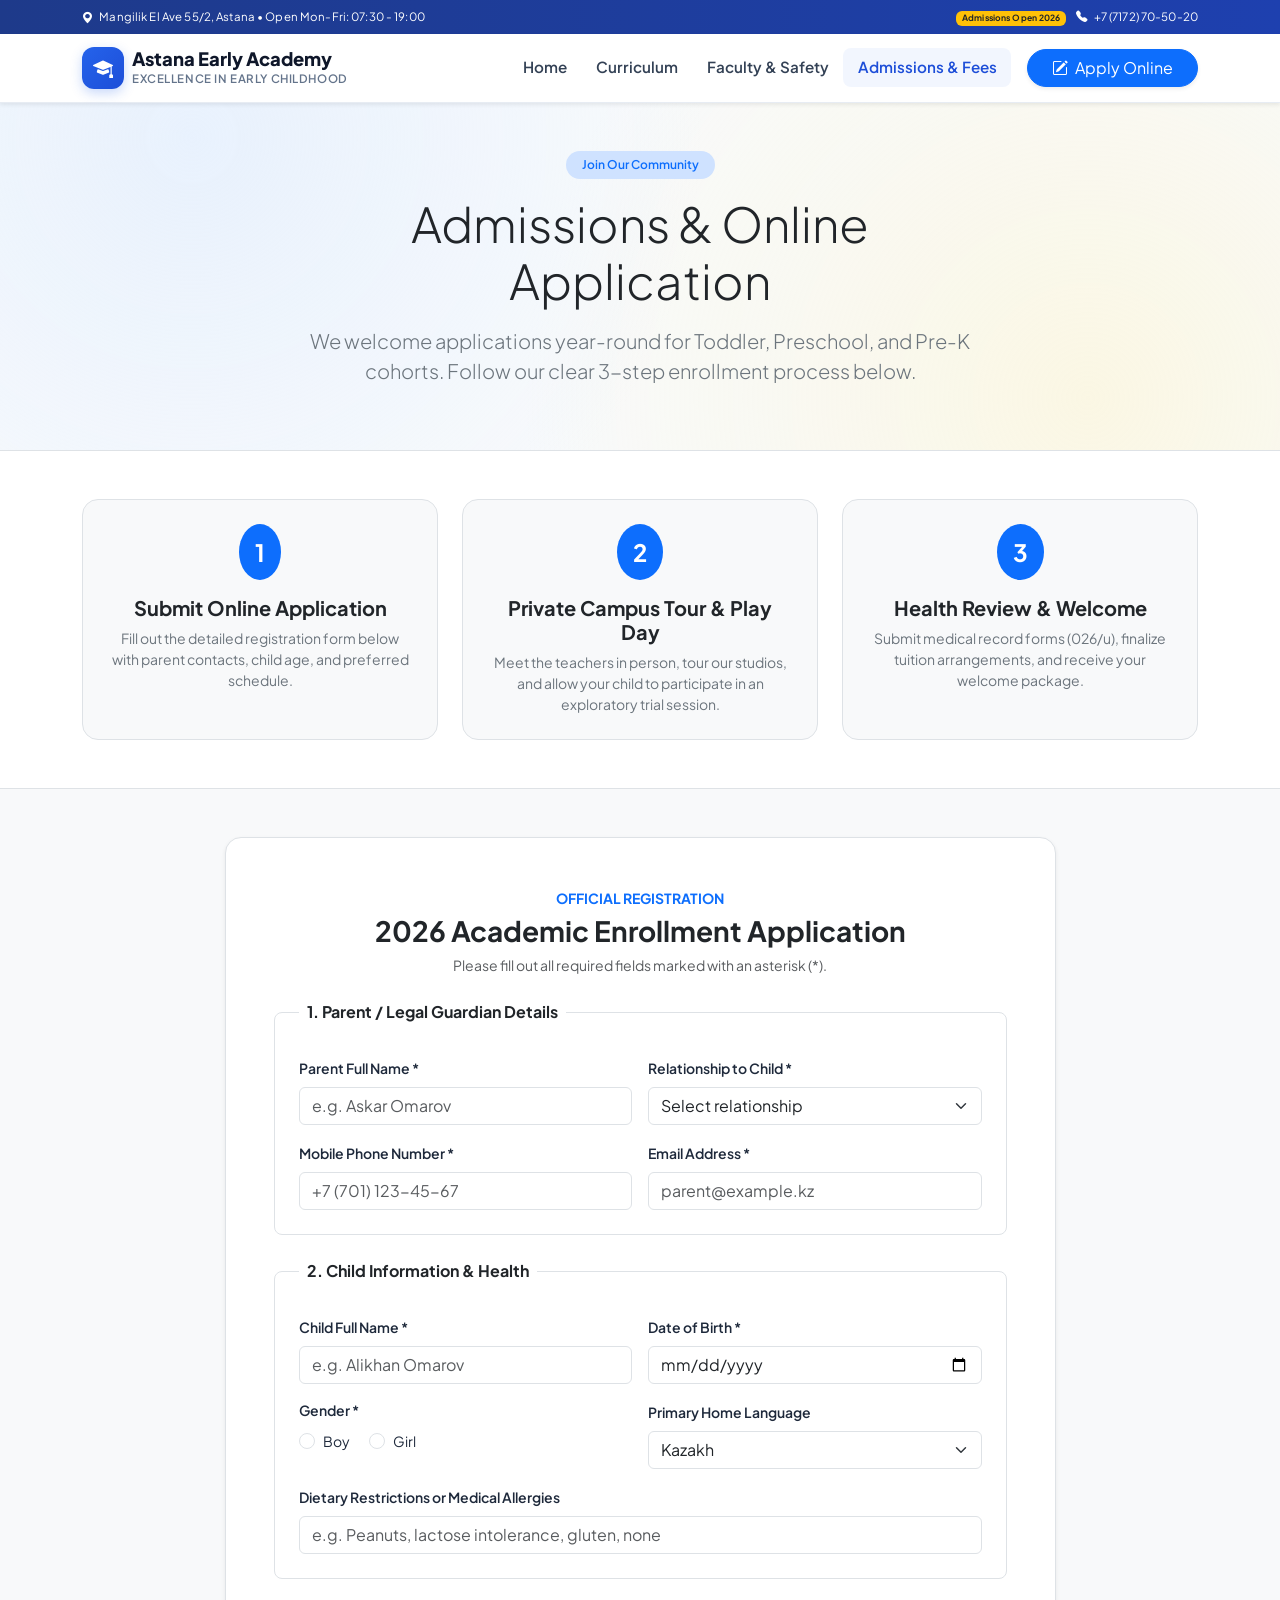
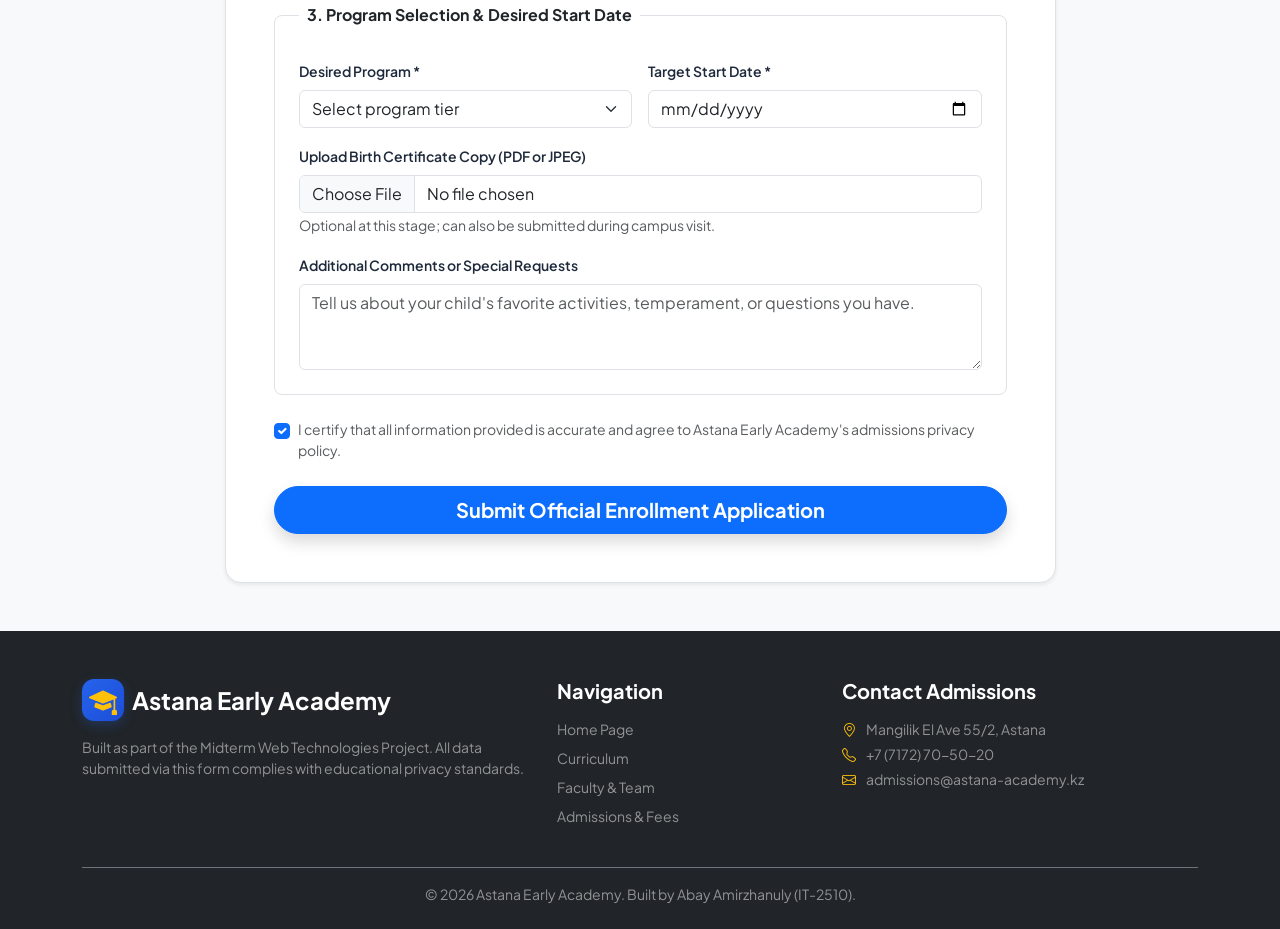
<file: admissions.html>
<!DOCTYPE html>
<html lang="en">
<head>
  <meta charset="UTF-8">
  <meta name="viewport" content="width=device-width, initial-scale=1.0">
  <title>Admissions &amp; Enrollment Application — Astana Early Academy</title>
  <meta name="description" content="Apply online for admission to Astana Early Academy. Comprehensive fee schedule, required documents, and interactive application portal.">

  <!-- Google Fonts: Plus Jakarta Sans -->
  <link rel="preconnect" href="https://fonts.googleapis.com">
  <link rel="preconnect" href="https://fonts.gstatic.com" crossorigin>
  <link href="https://fonts.googleapis.com/css2?family=Plus+Jakarta+Sans:wght@400;500;600;700;800&display=swap" rel="stylesheet">

  <!-- Bootstrap 5.3 CDN CSS -->
  <link href="https://cdn.jsdelivr.net/npm/bootstrap@5.3.3/dist/css/bootstrap.min.css" rel="stylesheet" integrity="sha384-QWTKZyjpPEjISv5WaRU9OFeRpok6YctnYmDr5pNlyT2bRjXh0JMhjY6hW+ALEwIH" crossorigin="anonymous">
  <!-- Bootstrap Icons CDN -->
  <link rel="stylesheet" href="https://cdn.jsdelivr.net/npm/bootstrap-icons@1.11.3/font/bootstrap-icons.min.css">
  <!-- Custom CSS -->
  <link rel="stylesheet" href="css/style.css">
</head>
<body>

  <!-- Top Announcement Bar -->
  <div class="top-announcement py-2 text-center d-none d-md-block text-white">
    <div class="container d-flex justify-content-between align-items-center">
      <small><i class="bi bi-geo-alt-fill me-1"></i> Mangilik El Ave 55/2, Astana &bull; Open Mon-Fri: 07:30 - 19:00</small>
      <small>
        <span class="badge bg-warning text-dark me-2">Admissions Open 2026</span>
        <i class="bi bi-telephone-fill me-1"></i> +7 (7172) 70-50-20
      </small>
    </div>
  </div>

  <!-- Mobile Quick Action -->
  <div class="mobile-quick-call d-block d-md-none bg-primary text-white text-center py-2 px-3">
    <div class="d-flex justify-content-between align-items-center">
      <span class="small fw-semibold"><i class="bi bi-sparkles me-1"></i> Spring 2026 Enrollment</span>
      <a href="tel:+77172705020" class="btn btn-sm btn-light text-primary fw-bold py-1 px-2">Call Now</a>
    </div>
  </div>

  <!-- Main Navigation -->
  <nav class="navbar navbar-expand-lg navbar-light bg-white sticky-top shadow-sm custom-navbar" id="mainNavbar">
    <div class="container">
      <a class="navbar-brand d-flex align-items-center" href="index.html">
        <span class="brand-icon me-2"><i class="bi bi-mortarboard-fill"></i></span>
        <div>
          <span class="brand-title">Astana Early Academy</span>
          <span class="brand-tagline d-none d-sm-block">Excellence in Early Childhood</span>
        </div>
      </a>

      <button class="navbar-toggler border-0" type="button" data-bs-toggle="collapse" data-bs-target="#navbarContent" aria-controls="navbarContent" aria-expanded="false" aria-label="Toggle navigation">
        <span class="navbar-toggler-icon"></span>
      </button>

      <div class="collapse navbar-collapse" id="navbarContent">
        <ul class="navbar-nav ms-auto mb-2 mb-lg-0 align-items-lg-center">
          <li class="nav-item"><a class="nav-link" href="index.html">Home</a></li>
          <li class="nav-item"><a class="nav-link" href="curriculum.html">Curriculum</a></li>
          <li class="nav-item"><a class="nav-link" href="faculty.html">Faculty &amp; Safety</a></li>
          <li class="nav-item"><a class="nav-link active" href="admissions.html">Admissions &amp; Fees</a></li>
          <li class="nav-item ms-lg-3 mt-2 mt-lg-0">
            <a href="#applyFormSection" class="btn btn-primary rounded-pill px-4 shadow-sm">
              <i class="bi bi-pencil-square me-1"></i> Apply Online
            </a>
          </li>
        </ul>
      </div>
    </div>
  </nav>

  <!-- Page Header Banner -->
  <header class="py-5 bg-light-gradient border-bottom">
    <div class="container text-center max-w-700 mx-auto">
      <span class="badge rounded-pill bg-primary-subtle text-primary px-3 py-2 fw-semibold mb-3">
        Join Our Community
      </span>
      <h1 class="display-5 fw-extrabold text-dark mb-3">Admissions &amp; Online Application</h1>
      <p class="lead text-secondary">
        We welcome applications year-round for Toddler, Preschool, and Pre-K cohorts. Follow our clear 3-step enrollment process below.
      </p>
    </div>
  </header>

  <!-- Section 1: 3-Step Admissions Process -->
  <section class="py-5 bg-white border-bottom">
    <div class="container">
      <div class="row g-4 text-center">
        
        <div class="col-12 col-md-4">
          <div class="p-4 rounded-4 bg-light border h-100">
            <div class="badge bg-primary rounded-circle p-3 fs-4 mb-3">1</div>
            <h3 class="h5 fw-bold text-dark mb-2">Submit Online Application</h3>
            <p class="text-secondary small mb-0">Fill out the detailed registration form below with parent contacts, child age, and preferred schedule.</p>
          </div>
        </div>

        <div class="col-12 col-md-4">
          <div class="p-4 rounded-4 bg-light border h-100">
            <div class="badge bg-primary rounded-circle p-3 fs-4 mb-3">2</div>
            <h3 class="h5 fw-bold text-dark mb-2">Private Campus Tour &amp; Play Day</h3>
            <p class="text-secondary small mb-0">Meet the teachers in person, tour our studios, and allow your child to participate in an exploratory trial session.</p>
          </div>
        </div>

        <div class="col-12 col-md-4">
          <div class="p-4 rounded-4 bg-light border h-100">
            <div class="badge bg-primary rounded-circle p-3 fs-4 mb-3">3</div>
            <h3 class="h5 fw-bold text-dark mb-2">Health Review &amp; Welcome</h3>
            <p class="text-secondary small mb-0">Submit medical record forms (026/u), finalize tuition arrangements, and receive your welcome package.</p>
          </div>
        </div>

      </div>
    </div>
  </section>

  <!-- Section 2: Comprehensive Application Form (Midterm Requirement: Form) -->
  <section id="applyFormSection" class="py-5 py-lg-6 bg-light">
    <div class="container">
      <div class="row justify-content-center">
        <div class="col-12 col-lg-9">
          
          <div class="bg-white rounded-4 shadow-sm border p-4 p-md-5">
            <div class="text-center mb-4">
              <span class="text-primary fw-bold text-uppercase tracking-wider small">Official Registration</span>
              <h2 class="h3 fw-bold text-dark mt-1">2026 Academic Enrollment Application</h2>
              <p class="text-muted small">Please fill out all required fields marked with an asterisk (*).</p>
            </div>

            <form action="#" method="post" onsubmit="event.preventDefault(); document.getElementById('formSuccessAlert').classList.remove('d-none'); this.reset();">
              
              <!-- Success Feedback Box -->
              <div id="formSuccessAlert" class="alert alert-success d-none mb-4" role="alert">
                <i class="bi bi-check-circle-fill me-2"></i> <strong>Application Received Successfully!</strong> Our admissions officer will review your documents and reach out via phone within 24 hours.
              </div>

              <!-- Fieldset 1: Parent Information -->
              <fieldset class="border p-3 p-md-4 rounded-3 mb-4">
                <legend class="float-none w-auto px-2 fw-bold text-dark fs-6">1. Parent / Legal Guardian Details</legend>
                
                <div class="row g-3">
                  <div class="col-12 col-md-6">
                    <label for="parentFullName" class="form-label small fw-semibold">Parent Full Name *</label>
                    <input type="text" class="form-control" id="parentFullName" name="parentFullName" placeholder="e.g. Askar Omarov" required>
                  </div>
                  <div class="col-12 col-md-6">
                    <label for="parentRelation" class="form-label small fw-semibold">Relationship to Child *</label>
                    <select class="form-select" id="parentRelation" name="parentRelation" required>
                      <option value="" disabled selected>Select relationship</option>
                      <option value="mother">Mother</option>
                      <option value="father">Father</option>
                      <option value="guardian">Legal Guardian</option>
                    </select>
                  </div>
                  <div class="col-12 col-md-6">
                    <label for="parentPhone" class="form-label small fw-semibold">Mobile Phone Number *</label>
                    <input type="tel" class="form-control" id="parentPhone" name="parentPhone" placeholder="+7 (701) 123-45-67" required>
                  </div>
                  <div class="col-12 col-md-6">
                    <label for="parentEmail" class="form-label small fw-semibold">Email Address *</label>
                    <input type="email" class="form-control" id="parentEmail" name="parentEmail" placeholder="parent@example.kz" required>
                  </div>
                </div>
              </fieldset>

              <!-- Fieldset 2: Child Information -->
              <fieldset class="border p-3 p-md-4 rounded-3 mb-4">
                <legend class="float-none w-auto px-2 fw-bold text-dark fs-6">2. Child Information &amp; Health</legend>
                
                <div class="row g-3">
                  <div class="col-12 col-md-6">
                    <label for="childFullName" class="form-label small fw-semibold">Child Full Name *</label>
                    <input type="text" class="form-control" id="childFullName" name="childFullName" placeholder="e.g. Alikhan Omarov" required>
                  </div>
                  <div class="col-12 col-md-6">
                    <label for="childBirthDate" class="form-label small fw-semibold">Date of Birth *</label>
                    <input type="date" class="form-control" id="childBirthDate" name="childBirthDate" required>
                  </div>
                  <div class="col-12 col-md-6">
                    <label class="form-label small fw-semibold d-block">Gender *</label>
                    <div class="form-check form-check-inline">
                      <input class="form-check-input" type="radio" name="childGender" id="genderBoy" value="boy" required>
                      <label class="form-check-label small" for="genderBoy">Boy</label>
                    </div>
                    <div class="form-check form-check-inline">
                      <input class="form-check-input" type="radio" name="childGender" id="genderGirl" value="girl" required>
                      <label class="form-check-label small" for="genderGirl">Girl</label>
                    </div>
                  </div>
                  <div class="col-12 col-md-6">
                    <label for="primaryLanguage" class="form-label small fw-semibold">Primary Home Language</label>
                    <select class="form-select" id="primaryLanguage" name="primaryLanguage">
                      <option value="kazakh">Kazakh</option>
                      <option value="russian">Russian</option>
                      <option value="english">English</option>
                      <option value="bilingual">Bilingual / Multilingual</option>
                    </select>
                  </div>
                  <div class="col-12">
                    <label for="allergiesInput" class="form-label small fw-semibold">Dietary Restrictions or Medical Allergies</label>
                    <input type="text" class="form-control" id="allergiesInput" name="allergiesInput" placeholder="e.g. Peanuts, lactose intolerance, gluten, none">
                  </div>
                </div>
              </fieldset>

              <!-- Fieldset 3: Program & Schedule Selection -->
              <fieldset class="border p-3 p-md-4 rounded-3 mb-4">
                <legend class="float-none w-auto px-2 fw-bold text-dark fs-6">3. Program Selection &amp; Desired Start Date</legend>
                
                <div class="row g-3">
                  <div class="col-12 col-md-6">
                    <label for="programSelect" class="form-label small fw-semibold">Desired Program *</label>
                    <select class="form-select" id="programSelect" name="programSelect" required>
                      <option value="" disabled selected>Select program tier</option>
                      <option value="half-day">Half-Day Explorer (₸145,000 / mo)</option>
                      <option value="full-day">Full-Day Academy (₸240,000 / mo) — Most Popular</option>
                      <option value="pre-k-honors">Pre-K STEM Honors (₸285,000 / mo)</option>
                    </select>
                  </div>
                  <div class="col-12 col-md-6">
                    <label for="startDateInput" class="form-label small fw-semibold">Target Start Date *</label>
                    <input type="date" class="form-control" id="startDateInput" name="startDateInput" required>
                  </div>
                  <div class="col-12">
                    <label for="documentUpload" class="form-label small fw-semibold">Upload Birth Certificate Copy (PDF or JPEG)</label>
                    <input class="form-control" type="file" id="documentUpload" accept=".pdf,.jpg,.jpeg,.png">
                    <small class="text-muted">Optional at this stage; can also be submitted during campus visit.</small>
                  </div>
                  <div class="col-12">
                    <label for="parentComments" class="form-label small fw-semibold">Additional Comments or Special Requests</label>
                    <textarea class="form-control" id="parentComments" rows="3" placeholder="Tell us about your child's favorite activities, temperament, or questions you have."></textarea>
                  </div>
                </div>
              </fieldset>

              <!-- Agreement & Submission -->
              <div class="form-check mb-4">
                <input class="form-check-input" type="checkbox" id="termsAgreement" required checked>
                <label class="form-check-label small text-muted" for="termsAgreement">
                  I certify that all information provided is accurate and agree to Astana Early Academy's admissions privacy policy.
                </label>
              </div>

              <div class="d-grid gap-2">
                <button type="submit" class="btn btn-primary btn-lg rounded-pill fw-bold shadow">
                  Submit Official Enrollment Application
                </button>
              </div>

            </form>
          </div>

        </div>
      </div>
    </div>
  </section>

  <!-- Footer -->
  <footer class="footer bg-dark text-white pt-5 pb-4">
    <div class="container">
      <div class="row g-4 mb-4">
        <div class="col-12 col-md-5">
          <div class="d-flex align-items-center mb-3">
            <span class="brand-icon me-2 text-warning"><i class="bi bi-mortarboard-fill fs-3"></i></span>
            <h4 class="fw-bold text-white mb-0">Astana Early Academy</h4>
          </div>
          <p class="text-white-50 small">
            Built as part of the Midterm Web Technologies Project. All data submitted via this form complies with educational privacy standards.
          </p>
        </div>
        <div class="col-6 col-md-3">
          <h5 class="fw-bold text-white mb-3">Navigation</h5>
          <ul class="list-unstyled small d-flex flex-column gap-2">
            <li><a href="index.html" class="text-white-50 text-decoration-none hover-text-white">Home Page</a></li>
            <li><a href="curriculum.html" class="text-white-50 text-decoration-none hover-text-white">Curriculum</a></li>
            <li><a href="faculty.html" class="text-white-50 text-decoration-none hover-text-white">Faculty &amp; Team</a></li>
            <li><a href="admissions.html" class="text-white-50 text-decoration-none hover-text-white">Admissions &amp; Fees</a></li>
          </ul>
        </div>
        <div class="col-6 col-md-4">
          <h5 class="fw-bold text-white mb-3">Contact Admissions</h5>
          <p class="text-white-50 small mb-1"><i class="bi bi-geo-alt me-2 text-warning"></i> Mangilik El Ave 55/2, Astana</p>
          <p class="text-white-50 small mb-1"><i class="bi bi-telephone me-2 text-warning"></i> +7 (7172) 70-50-20</p>
          <p class="text-white-50 small mb-3"><i class="bi bi-envelope me-2 text-warning"></i> admissions@astana-academy.kz</p>
        </div>
      </div>
      <div class="border-top border-secondary pt-3 text-center text-white-50 small">
        <p class="mb-0">&copy; 2026 Astana Early Academy. Built by Abay Amirzhanuly (IT-2510).</p>
      </div>
    </div>
  </footer>

  <script src="https://cdn.jsdelivr.net/npm/bootstrap@5.3.3/dist/js/bootstrap.bundle.min.js"></script>
</body>
</html>
</file>
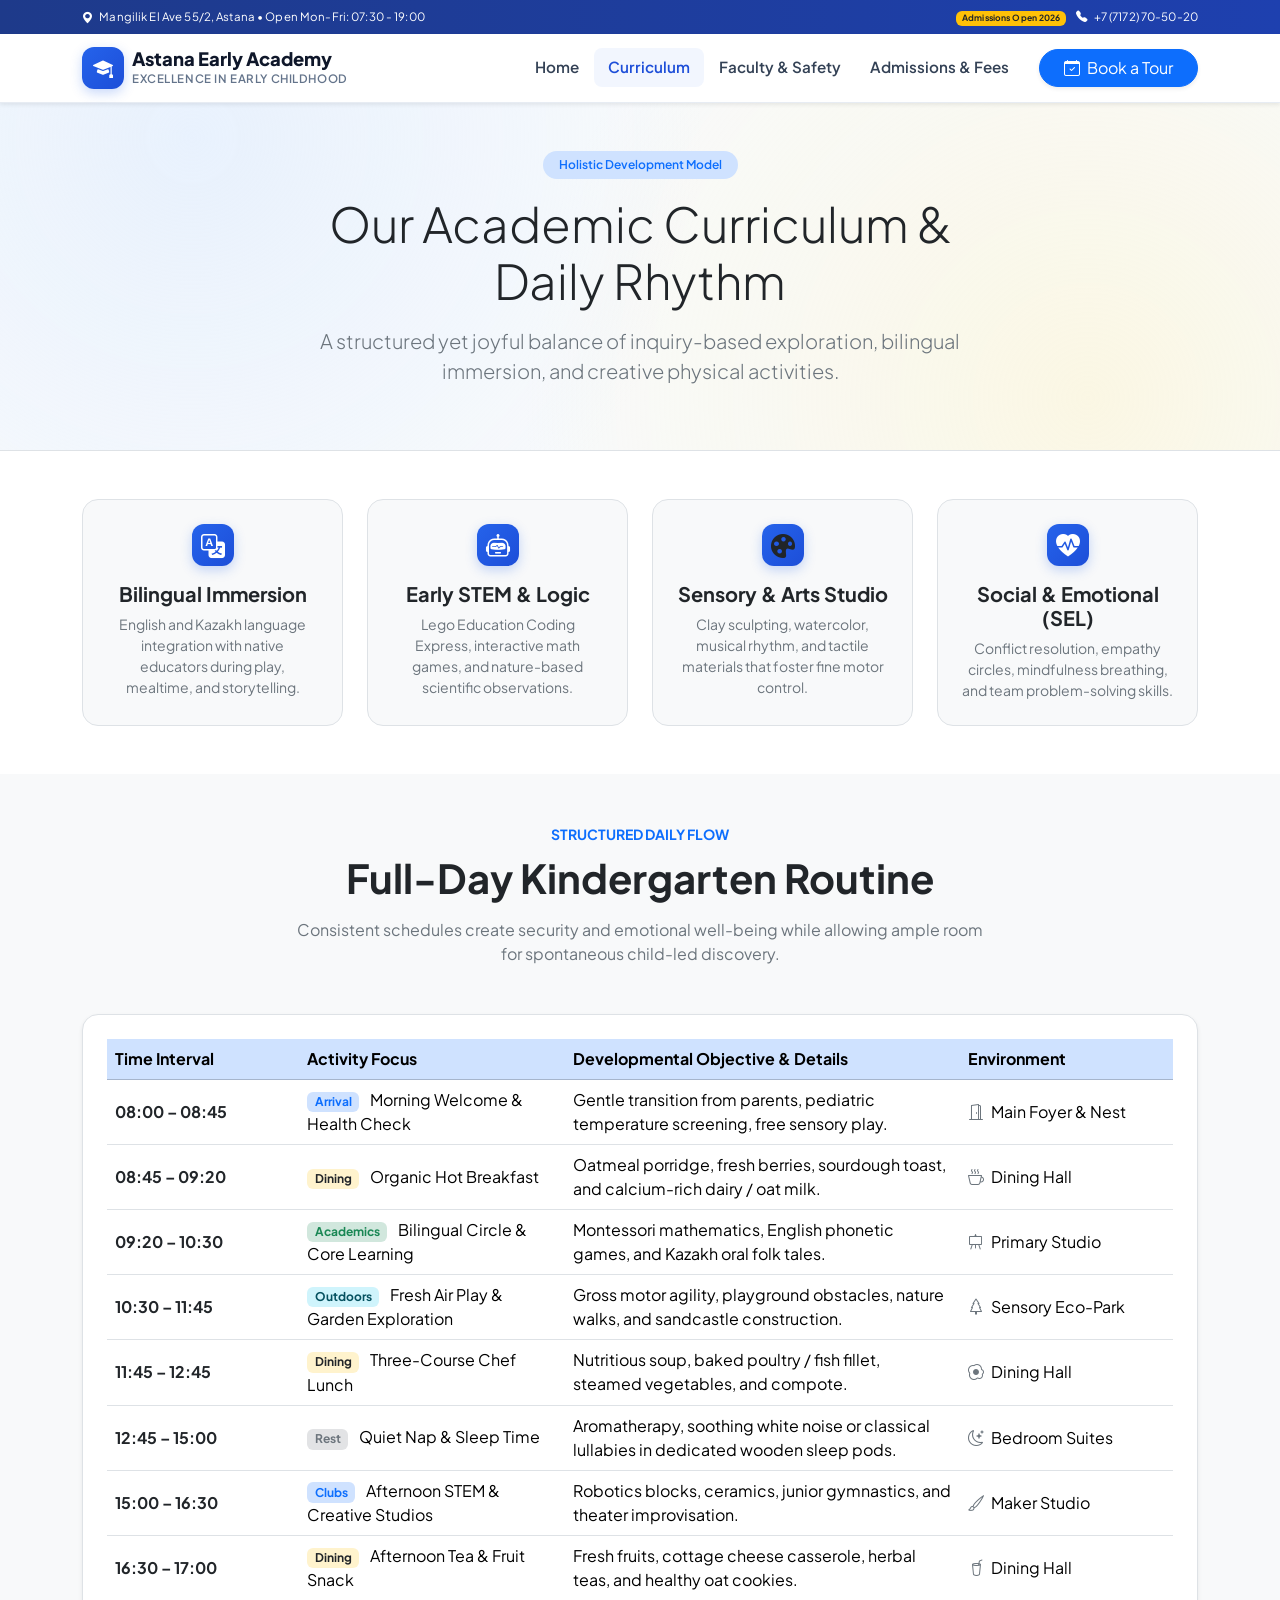
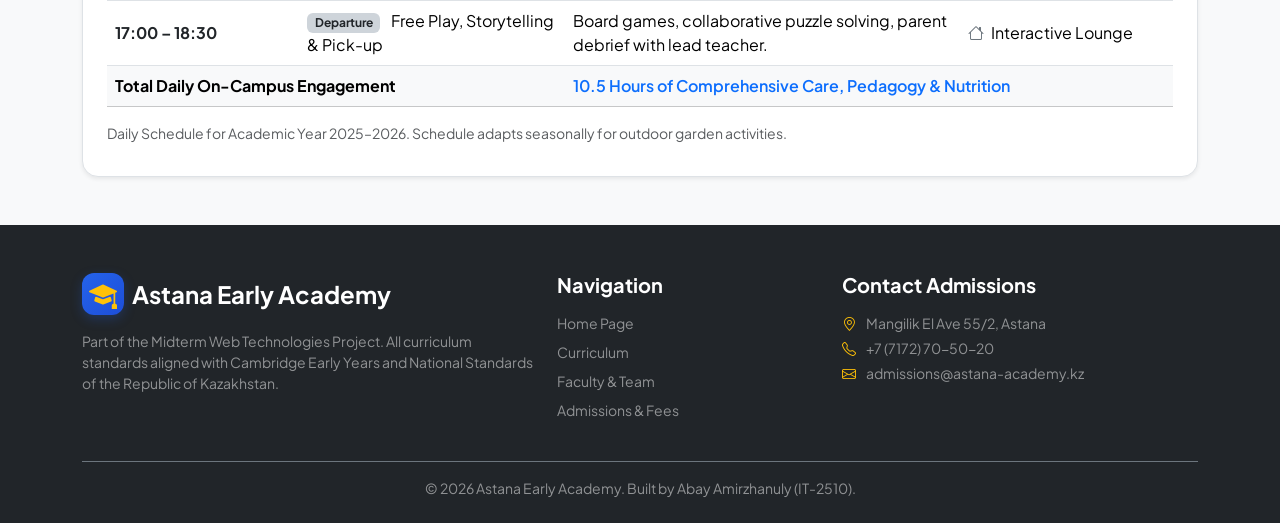
<file: curriculum.html>
<!DOCTYPE html>
<html lang="en">
<head>
  <meta charset="UTF-8">
  <meta name="viewport" content="width=device-width, initial-scale=1.0">
  <title>Curriculum &amp; Daily Schedule — Astana Early Academy</title>
  <meta name="description" content="Explore our Scandinavian and Montessori-inspired early childhood curriculum, daily schedules, and bilingual STEM immersion in Astana.">

  <!-- Google Fonts: Plus Jakarta Sans -->
  <link rel="preconnect" href="https://fonts.googleapis.com">
  <link rel="preconnect" href="https://fonts.gstatic.com" crossorigin>
  <link href="https://fonts.googleapis.com/css2?family=Plus+Jakarta+Sans:wght@400;500;600;700;800&display=swap" rel="stylesheet">

  <!-- Bootstrap 5.3 CDN CSS -->
  <link href="https://cdn.jsdelivr.net/npm/bootstrap@5.3.3/dist/css/bootstrap.min.css" rel="stylesheet" integrity="sha384-QWTKZyjpPEjISv5WaRU9OFeRpok6YctnYmDr5pNlyT2bRjXh0JMhjY6hW+ALEwIH" crossorigin="anonymous">
  <!-- Bootstrap Icons CDN -->
  <link rel="stylesheet" href="https://cdn.jsdelivr.net/npm/bootstrap-icons@1.11.3/font/bootstrap-icons.min.css">
  <!-- Custom CSS -->
  <link rel="stylesheet" href="css/style.css">
</head>
<body>

  <!-- Top Announcement Bar -->
  <div class="top-announcement py-2 text-center d-none d-md-block text-white">
    <div class="container d-flex justify-content-between align-items-center">
      <small><i class="bi bi-geo-alt-fill me-1"></i> Mangilik El Ave 55/2, Astana &bull; Open Mon-Fri: 07:30 - 19:00</small>
      <small>
        <span class="badge bg-warning text-dark me-2">Admissions Open 2026</span>
        <i class="bi bi-telephone-fill me-1"></i> +7 (7172) 70-50-20
      </small>
    </div>
  </div>

  <!-- Mobile Quick Action -->
  <div class="mobile-quick-call d-block d-md-none bg-primary text-white text-center py-2 px-3">
    <div class="d-flex justify-content-between align-items-center">
      <span class="small fw-semibold"><i class="bi bi-sparkles me-1"></i> Spring 2026 Enrollment</span>
      <a href="tel:+77172705020" class="btn btn-sm btn-light text-primary fw-bold py-1 px-2">Call Now</a>
    </div>
  </div>

  <!-- Main Navigation -->
  <nav class="navbar navbar-expand-lg navbar-light bg-white sticky-top shadow-sm custom-navbar" id="mainNavbar">
    <div class="container">
      <a class="navbar-brand d-flex align-items-center" href="index.html">
        <span class="brand-icon me-2"><i class="bi bi-mortarboard-fill"></i></span>
        <div>
          <span class="brand-title">Astana Early Academy</span>
          <span class="brand-tagline d-none d-sm-block">Excellence in Early Childhood</span>
        </div>
      </a>

      <button class="navbar-toggler border-0" type="button" data-bs-toggle="collapse" data-bs-target="#navbarContent" aria-controls="navbarContent" aria-expanded="false" aria-label="Toggle navigation">
        <span class="navbar-toggler-icon"></span>
      </button>

      <div class="collapse navbar-collapse" id="navbarContent">
        <ul class="navbar-nav ms-auto mb-2 mb-lg-0 align-items-lg-center">
          <li class="nav-item"><a class="nav-link" href="index.html">Home</a></li>
          <li class="nav-item"><a class="nav-link active" href="curriculum.html">Curriculum</a></li>
          <li class="nav-item"><a class="nav-link" href="faculty.html">Faculty &amp; Safety</a></li>
          <li class="nav-item"><a class="nav-link" href="admissions.html">Admissions &amp; Fees</a></li>
          <li class="nav-item ms-lg-3 mt-2 mt-lg-0">
            <button class="btn btn-primary rounded-pill px-4 shadow-sm" data-bs-toggle="modal" data-bs-target="#tourModal">
              <i class="bi bi-calendar-check me-1"></i> Book a Tour
            </button>
          </li>
        </ul>
      </div>
    </div>
  </nav>

  <!-- Page Header Banner -->
  <header class="py-5 bg-light-gradient border-bottom">
    <div class="container text-center max-w-700 mx-auto">
      <span class="badge rounded-pill bg-primary-subtle text-primary px-3 py-2 fw-semibold mb-3">
        Holistic Development Model
      </span>
      <h1 class="display-5 fw-extrabold text-dark mb-3">Our Academic Curriculum &amp; Daily Rhythm</h1>
      <p class="lead text-secondary">
        A structured yet joyful balance of inquiry-based exploration, bilingual immersion, and creative physical activities.
      </p>
    </div>
  </header>

  <!-- Section 1: Pedagogical Pillars (Grid of 4 Columns) -->
  <section class="py-5 py-lg-6 bg-white">
    <div class="container">
      <div class="row g-4">
        
        <div class="col-12 col-md-6 col-lg-3">
          <div class="p-4 rounded-4 bg-light h-100 border text-center">
            <div class="brand-icon mx-auto mb-3 bg-primary"><i class="bi bi-translate fs-4"></i></div>
            <h3 class="h5 fw-bold text-dark mb-2">Bilingual Immersion</h3>
            <p class="text-secondary small mb-0">English and Kazakh language integration with native educators during play, mealtime, and storytelling.</p>
          </div>
        </div>

        <div class="col-12 col-md-6 col-lg-3">
          <div class="p-4 rounded-4 bg-light h-100 border text-center">
            <div class="brand-icon mx-auto mb-3 bg-success"><i class="bi bi-robot fs-4"></i></div>
            <h3 class="h5 fw-bold text-dark mb-2">Early STEM &amp; Logic</h3>
            <p class="text-secondary small mb-0">Lego Education Coding Express, interactive math games, and nature-based scientific observations.</p>
          </div>
        </div>

        <div class="col-12 col-md-6 col-lg-3">
          <div class="p-4 rounded-4 bg-light h-100 border text-center">
            <div class="brand-icon mx-auto mb-3 bg-warning text-dark"><i class="bi bi-palette-fill fs-4"></i></div>
            <h3 class="h5 fw-bold text-dark mb-2">Sensory &amp; Arts Studio</h3>
            <p class="text-secondary small mb-0">Clay sculpting, watercolor, musical rhythm, and tactile materials that foster fine motor control.</p>
          </div>
        </div>

        <div class="col-12 col-md-6 col-lg-3">
          <div class="p-4 rounded-4 bg-light h-100 border text-center">
            <div class="brand-icon mx-auto mb-3 bg-info text-white"><i class="bi bi-heart-pulse-fill fs-4"></i></div>
            <h3 class="h5 fw-bold text-dark mb-2">Social &amp; Emotional (SEL)</h3>
            <p class="text-secondary small mb-0">Conflict resolution, empathy circles, mindfulness breathing, and team problem-solving skills.</p>
          </div>
        </div>

      </div>
    </div>
  </section>

  <!-- Section 2: Detailed Daily Schedule Table (Midterm Requirement: Semantic Table) -->
  <section class="py-5 py-lg-6 bg-light">
    <div class="container">
      <div class="text-center max-w-700 mx-auto mb-5">
        <span class="text-primary fw-bold text-uppercase tracking-wider small">Structured Daily Flow</span>
        <h2 class="display-6 fw-bold text-dark mt-2 mb-3">Full-Day Kindergarten Routine</h2>
        <p class="text-secondary">
          Consistent schedules create security and emotional well-being while allowing ample room for spontaneous child-led discovery.
        </p>
      </div>

      <div class="table-responsive bg-white rounded-4 shadow-sm border p-3 p-md-4">
        <table class="table table-hover align-middle mb-0">
          <caption class="text-muted small mt-2">Daily Schedule for Academic Year 2025–2026. Schedule adapts seasonally for outdoor garden activities.</caption>
          <thead class="table-primary text-primary-emphasis">
            <tr>
              <th scope="col" style="width: 18%;">Time Interval</th>
              <th scope="col" style="width: 25%;">Activity Focus</th>
              <th scope="col" style="width: 37%;">Developmental Objective &amp; Details</th>
              <th scope="col" style="width: 20%;">Environment</th>
            </tr>
          </thead>
          <tbody>
            <tr>
              <th scope="row" class="fw-bold text-dark">08:00 – 08:45</th>
              <td><span class="badge bg-primary-subtle text-primary me-2">Arrival</span> Morning Welcome &amp; Health Check</td>
              <td>Gentle transition from parents, pediatric temperature screening, free sensory play.</td>
              <td><i class="bi bi-door-open me-1 text-secondary"></i> Main Foyer &amp; Nest</td>
            </tr>
            <tr>
              <th scope="row" class="fw-bold text-dark">08:45 – 09:20</th>
              <td><span class="badge bg-warning-subtle text-dark me-2">Dining</span> Organic Hot Breakfast</td>
              <td>Oatmeal porridge, fresh berries, sourdough toast, and calcium-rich dairy / oat milk.</td>
              <td><i class="bi bi-cup-hot me-1 text-secondary"></i> Dining Hall</td>
            </tr>
            <tr>
              <th scope="row" class="fw-bold text-dark">09:20 – 10:30</th>
              <td><span class="badge bg-success-subtle text-success me-2">Academics</span> Bilingual Circle &amp; Core Learning</td>
              <td>Montessori mathematics, English phonetic games, and Kazakh oral folk tales.</td>
              <td><i class="bi bi-easel me-1 text-secondary"></i> Primary Studio</td>
            </tr>
            <tr>
              <th scope="row" class="fw-bold text-dark">10:30 – 11:45</th>
              <td><span class="badge bg-info-subtle text-info-emphasis me-2">Outdoors</span> Fresh Air Play &amp; Garden Exploration</td>
              <td>Gross motor agility, playground obstacles, nature walks, and sandcastle construction.</td>
              <td><i class="bi bi-tree me-1 text-secondary"></i> Sensory Eco-Park</td>
            </tr>
            <tr>
              <th scope="row" class="fw-bold text-dark">11:45 – 12:45</th>
              <td><span class="badge bg-warning-subtle text-dark me-2">Dining</span> Three-Course Chef Lunch</td>
              <td>Nutritious soup, baked poultry / fish fillet, steamed vegetables, and compote.</td>
              <td><i class="bi bi-egg-fried me-1 text-secondary"></i> Dining Hall</td>
            </tr>
            <tr>
              <th scope="row" class="fw-bold text-dark">12:45 – 15:00</th>
              <td><span class="badge bg-secondary-subtle text-secondary me-2">Rest</span> Quiet Nap &amp; Sleep Time</td>
              <td>Aromatherapy, soothing white noise or classical lullabies in dedicated wooden sleep pods.</td>
              <td><i class="bi bi-moon-stars me-1 text-secondary"></i> Bedroom Suites</td>
            </tr>
            <tr>
              <th scope="row" class="fw-bold text-dark">15:00 – 16:30</th>
              <td><span class="badge bg-primary-subtle text-primary me-2">Clubs</span> Afternoon STEM &amp; Creative Studios</td>
              <td>Robotics blocks, ceramics, junior gymnastics, and theater improvisation.</td>
              <td><i class="bi bi-brush me-1 text-secondary"></i> Maker Studio</td>
            </tr>
            <tr>
              <th scope="row" class="fw-bold text-dark">16:30 – 17:00</th>
              <td><span class="badge bg-warning-subtle text-dark me-2">Dining</span> Afternoon Tea &amp; Fruit Snack</td>
              <td>Fresh fruits, cottage cheese casserole, herbal teas, and healthy oat cookies.</td>
              <td><i class="bi bi-cup-straw me-1 text-secondary"></i> Dining Hall</td>
            </tr>
            <tr>
              <th scope="row" class="fw-bold text-dark">17:00 – 18:30</th>
              <td><span class="badge bg-dark-subtle text-dark me-2">Departure</span> Free Play, Storytelling &amp; Pick-up</td>
              <td>Board games, collaborative puzzle solving, parent debrief with lead teacher.</td>
              <td><i class="bi bi-house me-1 text-secondary"></i> Interactive Lounge</td>
            </tr>
          </tbody>
          <tfoot class="table-light">
            <tr>
              <th scope="row" colspan="2">Total Daily On-Campus Engagement</th>
              <td colspan="2" class="fw-semibold text-primary">10.5 Hours of Comprehensive Care, Pedagogy &amp; Nutrition</td>
            </tr>
          </tfoot>
        </table>
      </div>

    </div>
  </section>

  <!-- Footer -->
  <footer class="footer bg-dark text-white pt-5 pb-4">
    <div class="container">
      <div class="row g-4 mb-4">
        <div class="col-12 col-md-5">
          <div class="d-flex align-items-center mb-3">
            <span class="brand-icon me-2 text-warning"><i class="bi bi-mortarboard-fill fs-3"></i></span>
            <h4 class="fw-bold text-white mb-0">Astana Early Academy</h4>
          </div>
          <p class="text-white-50 small">
            Part of the Midterm Web Technologies Project. All curriculum standards aligned with Cambridge Early Years and National Standards of the Republic of Kazakhstan.
          </p>
        </div>
        <div class="col-6 col-md-3">
          <h5 class="fw-bold text-white mb-3">Navigation</h5>
          <ul class="list-unstyled small d-flex flex-column gap-2">
            <li><a href="index.html" class="text-white-50 text-decoration-none hover-text-white">Home Page</a></li>
            <li><a href="curriculum.html" class="text-white-50 text-decoration-none hover-text-white">Curriculum</a></li>
            <li><a href="faculty.html" class="text-white-50 text-decoration-none hover-text-white">Faculty &amp; Team</a></li>
            <li><a href="admissions.html" class="text-white-50 text-decoration-none hover-text-white">Admissions &amp; Fees</a></li>
          </ul>
        </div>
        <div class="col-6 col-md-4">
          <h5 class="fw-bold text-white mb-3">Contact Admissions</h5>
          <p class="text-white-50 small mb-1"><i class="bi bi-geo-alt me-2 text-warning"></i> Mangilik El Ave 55/2, Astana</p>
          <p class="text-white-50 small mb-1"><i class="bi bi-telephone me-2 text-warning"></i> +7 (7172) 70-50-20</p>
          <p class="text-white-50 small mb-3"><i class="bi bi-envelope me-2 text-warning"></i> admissions@astana-academy.kz</p>
        </div>
      </div>
      <div class="border-top border-secondary pt-3 text-center text-white-50 small">
        <p class="mb-0">&copy; 2026 Astana Early Academy. Built by Abay Amirzhanuly (IT-2510).</p>
      </div>
    </div>
  </footer>

  <!-- Modal -->
  <div class="modal fade" id="tourModal" tabindex="-1" aria-hidden="true">
    <div class="modal-dialog modal-dialog-centered">
      <div class="modal-content rounded-4 border-0 shadow-lg">
        <div class="modal-header border-0">
          <h5 class="modal-title fw-bold text-dark">Schedule a Curriculum Consultation</h5>
          <button type="button" class="btn-close" data-bs-dismiss="modal" aria-label="Close"></button>
        </div>
        <div class="modal-body">
          <p class="text-secondary small">Speak directly with our Academic Director regarding individual curriculum adaptations for your child.</p>
          <form onsubmit="event.preventDefault(); alert('Inquiry submitted! We will contact you.'); bootstrap.Modal.getInstance(document.getElementById('tourModal')).hide();">
            <div class="mb-3">
              <label class="form-label small fw-semibold">Parent Name</label>
              <input type="text" class="form-control" required placeholder="Aigerim Bolatova">
            </div>
            <div class="mb-3">
              <label class="form-label small fw-semibold">Phone Number</label>
              <input type="tel" class="form-control" required placeholder="+7 (701) 000-00-00">
            </div>
            <button type="submit" class="btn btn-primary w-100 rounded-pill fw-bold">Submit Request</button>
          </form>
        </div>
      </div>
    </div>
  </div>

  <script src="https://cdn.jsdelivr.net/npm/bootstrap@5.3.3/dist/js/bootstrap.bundle.min.js"></script>
</body>
</html>
</file>
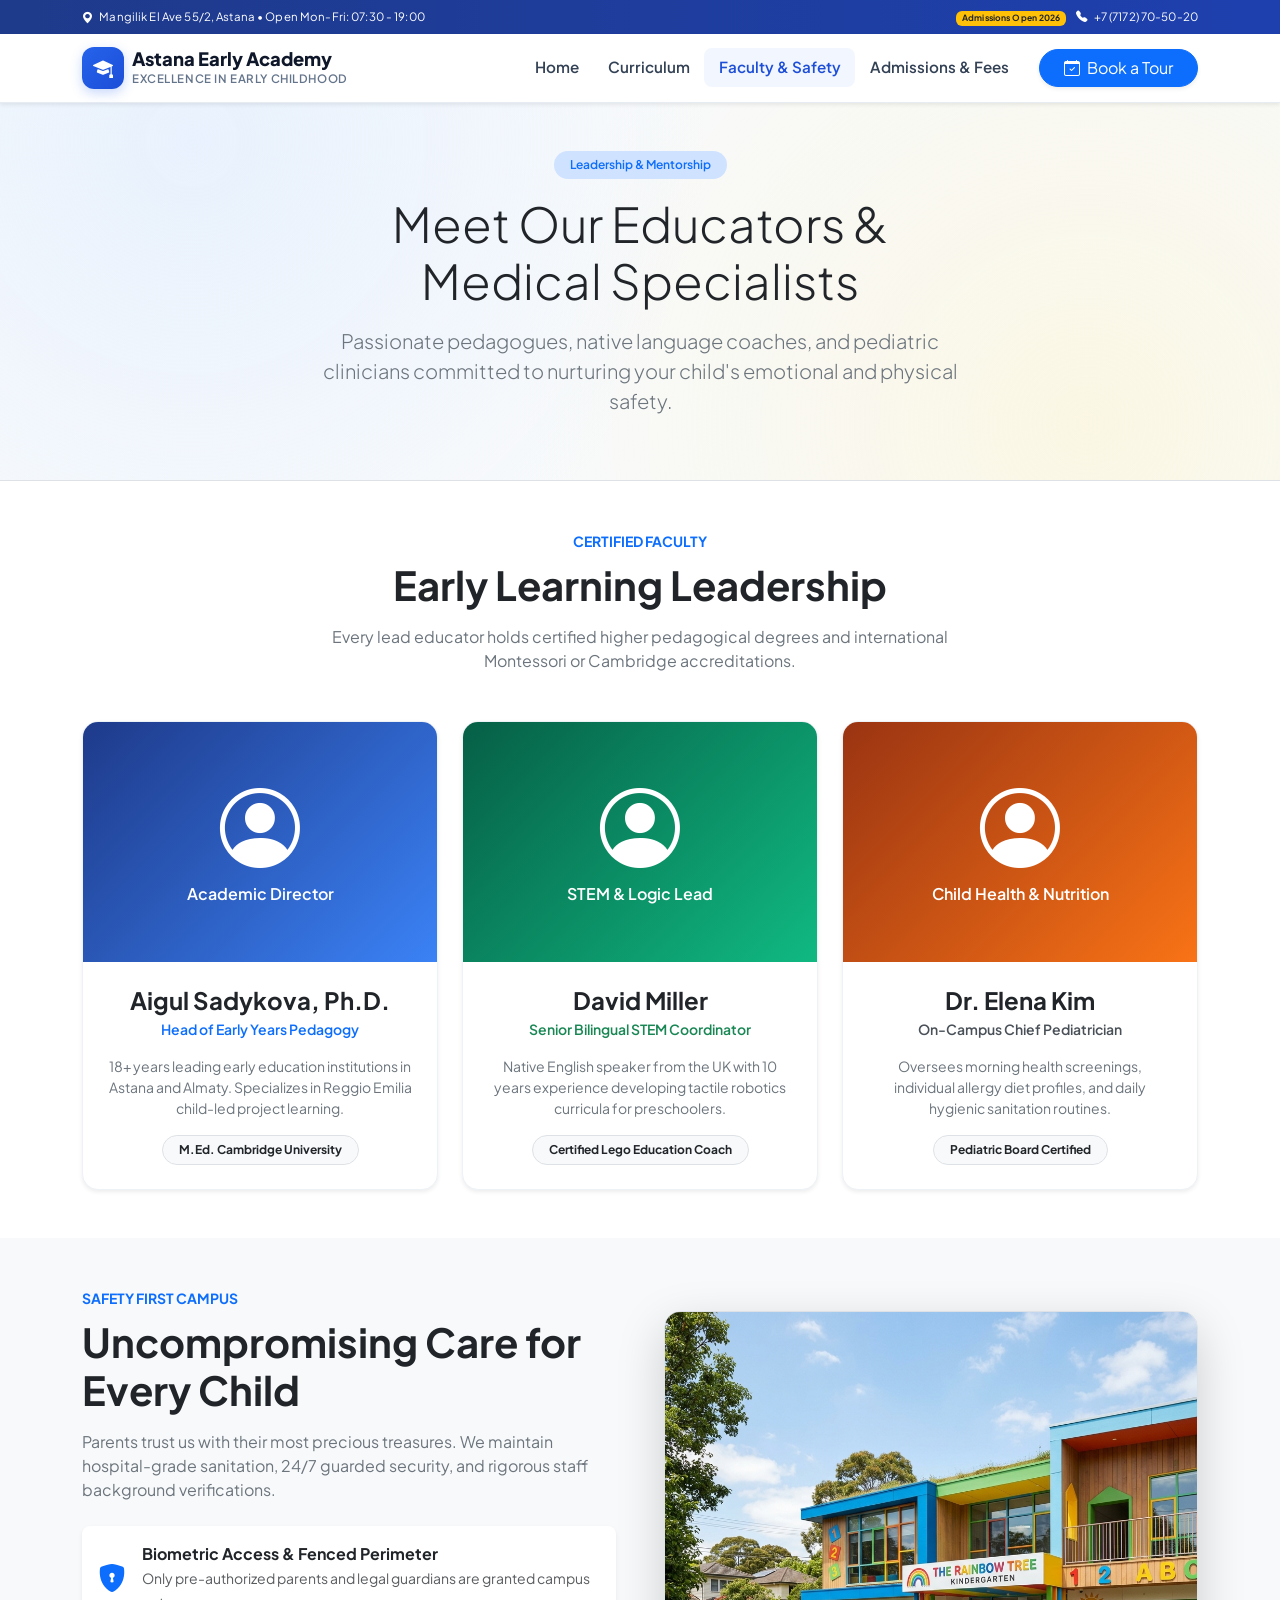
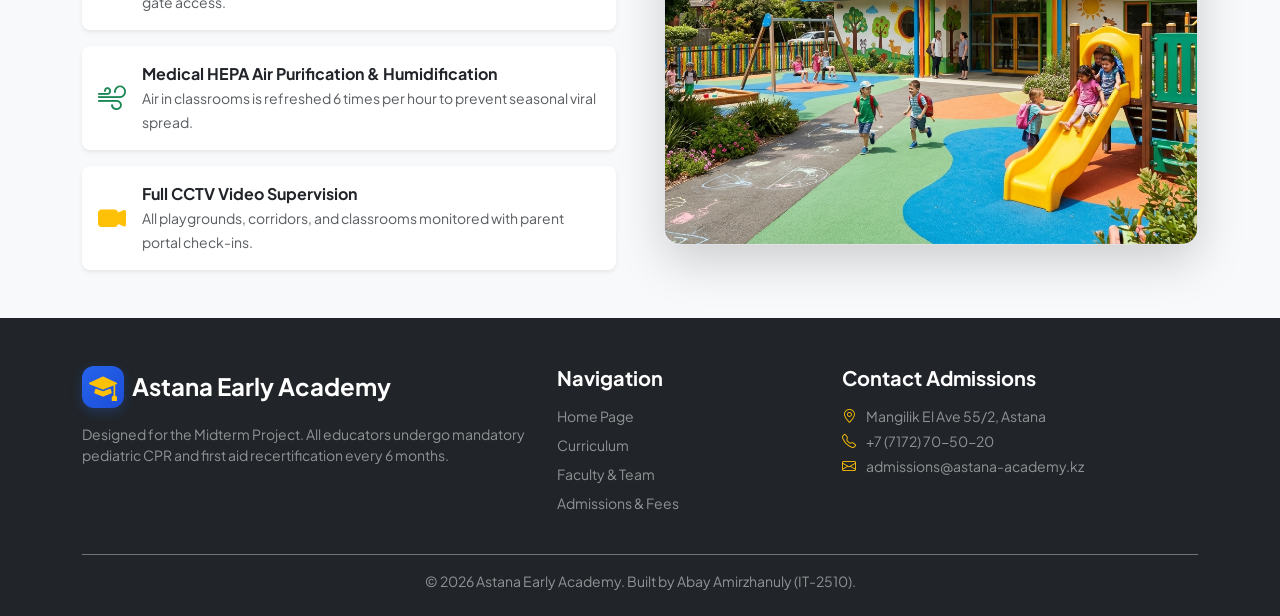
<file: faculty.html>
<!DOCTYPE html>
<html lang="en">
<head>
  <meta charset="UTF-8">
  <meta name="viewport" content="width=device-width, initial-scale=1.0">
  <title>Faculty &amp; Campus Safety — Astana Early Academy</title>
  <meta name="description" content="Meet our certified early childhood pedagogues, pediatric specialists, and learn about our medical-grade campus safety standards in Astana.">

  <!-- Google Fonts: Plus Jakarta Sans -->
  <link rel="preconnect" href="https://fonts.googleapis.com">
  <link rel="preconnect" href="https://fonts.gstatic.com" crossorigin>
  <link href="https://fonts.googleapis.com/css2?family=Plus+Jakarta+Sans:wght@400;500;600;700;800&display=swap" rel="stylesheet">

  <!-- Bootstrap 5.3 CDN CSS -->
  <link href="https://cdn.jsdelivr.net/npm/bootstrap@5.3.3/dist/css/bootstrap.min.css" rel="stylesheet" integrity="sha384-QWTKZyjpPEjISv5WaRU9OFeRpok6YctnYmDr5pNlyT2bRjXh0JMhjY6hW+ALEwIH" crossorigin="anonymous">
  <!-- Bootstrap Icons CDN -->
  <link rel="stylesheet" href="https://cdn.jsdelivr.net/npm/bootstrap-icons@1.11.3/font/bootstrap-icons.min.css">
  <!-- Custom CSS -->
  <link rel="stylesheet" href="css/style.css">
</head>
<body>

  <!-- Top Announcement Bar -->
  <div class="top-announcement py-2 text-center d-none d-md-block text-white">
    <div class="container d-flex justify-content-between align-items-center">
      <small><i class="bi bi-geo-alt-fill me-1"></i> Mangilik El Ave 55/2, Astana &bull; Open Mon-Fri: 07:30 - 19:00</small>
      <small>
        <span class="badge bg-warning text-dark me-2">Admissions Open 2026</span>
        <i class="bi bi-telephone-fill me-1"></i> +7 (7172) 70-50-20
      </small>
    </div>
  </div>

  <!-- Mobile Quick Action -->
  <div class="mobile-quick-call d-block d-md-none bg-primary text-white text-center py-2 px-3">
    <div class="d-flex justify-content-between align-items-center">
      <span class="small fw-semibold"><i class="bi bi-sparkles me-1"></i> Spring 2026 Enrollment</span>
      <a href="tel:+77172705020" class="btn btn-sm btn-light text-primary fw-bold py-1 px-2">Call Now</a>
    </div>
  </div>

  <!-- Main Navigation -->
  <nav class="navbar navbar-expand-lg navbar-light bg-white sticky-top shadow-sm custom-navbar" id="mainNavbar">
    <div class="container">
      <a class="navbar-brand d-flex align-items-center" href="index.html">
        <span class="brand-icon me-2"><i class="bi bi-mortarboard-fill"></i></span>
        <div>
          <span class="brand-title">Astana Early Academy</span>
          <span class="brand-tagline d-none d-sm-block">Excellence in Early Childhood</span>
        </div>
      </a>

      <button class="navbar-toggler border-0" type="button" data-bs-toggle="collapse" data-bs-target="#navbarContent" aria-controls="navbarContent" aria-expanded="false" aria-label="Toggle navigation">
        <span class="navbar-toggler-icon"></span>
      </button>

      <div class="collapse navbar-collapse" id="navbarContent">
        <ul class="navbar-nav ms-auto mb-2 mb-lg-0 align-items-lg-center">
          <li class="nav-item"><a class="nav-link" href="index.html">Home</a></li>
          <li class="nav-item"><a class="nav-link" href="curriculum.html">Curriculum</a></li>
          <li class="nav-item"><a class="nav-link active" href="faculty.html">Faculty &amp; Safety</a></li>
          <li class="nav-item"><a class="nav-link" href="admissions.html">Admissions &amp; Fees</a></li>
          <li class="nav-item ms-lg-3 mt-2 mt-lg-0">
            <button class="btn btn-primary rounded-pill px-4 shadow-sm" data-bs-toggle="modal" data-bs-target="#tourModal">
              <i class="bi bi-calendar-check me-1"></i> Book a Tour
            </button>
          </li>
        </ul>
      </div>
    </div>
  </nav>

  <!-- Page Header Banner -->
  <header class="py-5 bg-light-gradient border-bottom">
    <div class="container text-center max-w-700 mx-auto">
      <span class="badge rounded-pill bg-primary-subtle text-primary px-3 py-2 fw-semibold mb-3">
        Leadership &amp; Mentorship
      </span>
      <h1 class="display-5 fw-extrabold text-dark mb-3">Meet Our Educators &amp; Medical Specialists</h1>
      <p class="lead text-secondary">
        Passionate pedagogues, native language coaches, and pediatric clinicians committed to nurturing your child's emotional and physical safety.
      </p>
    </div>
  </header>

  <!-- Faculty Showcase (Row with 3 Columns) -->
  <section class="py-5 py-lg-6 bg-white">
    <div class="container">
      <div class="text-center max-w-700 mx-auto mb-5">
        <span class="text-primary fw-bold text-uppercase tracking-wider small">Certified Faculty</span>
        <h2 class="display-6 fw-bold text-dark mt-2 mb-3">Early Learning Leadership</h2>
        <p class="text-secondary">Every lead educator holds certified higher pedagogical degrees and international Montessori or Cambridge accreditations.</p>
      </div>

      <div class="row g-4">
        
        <!-- Member 1 -->
        <div class="col-12 col-md-6 col-lg-4">
          <div class="card h-100 border-0 shadow-sm rounded-4 overflow-hidden program-card">
            <div style="height: 240px; background: linear-gradient(135deg, #1e3a8a, #3b82f6); display: flex; align-items: center; justify-content: center; color: white;">
              <div class="text-center">
                <i class="bi bi-person-circle display-1"></i>
                <div class="mt-2 fw-semibold">Academic Director</div>
              </div>
            </div>
            <div class="card-body p-4 text-center">
              <h3 class="h4 fw-bold text-dark mb-1">Aigul Sadykova, Ph.D.</h3>
              <p class="text-primary small fw-semibold mb-3">Head of Early Years Pedagogy</p>
              <p class="text-secondary small mb-3">18+ years leading early education institutions in Astana and Almaty. Specializes in Reggio Emilia child-led project learning.</p>
              <span class="badge bg-light text-dark border px-3 py-2 rounded-pill small">M.Ed. Cambridge University</span>
            </div>
          </div>
        </div>

        <!-- Member 2 -->
        <div class="col-12 col-md-6 col-lg-4">
          <div class="card h-100 border-0 shadow-sm rounded-4 overflow-hidden program-card">
            <div style="height: 240px; background: linear-gradient(135deg, #065f46, #10b981); display: flex; align-items: center; justify-content: center; color: white;">
              <div class="text-center">
                <i class="bi bi-person-circle display-1"></i>
                <div class="mt-2 fw-semibold">STEM &amp; Logic Lead</div>
              </div>
            </div>
            <div class="card-body p-4 text-center">
              <h3 class="h4 fw-bold text-dark mb-1">David Miller</h3>
              <p class="text-success small fw-semibold mb-3">Senior Bilingual STEM Coordinator</p>
              <p class="text-secondary small mb-3">Native English speaker from the UK with 10 years experience developing tactile robotics curricula for preschoolers.</p>
              <span class="badge bg-light text-dark border px-3 py-2 rounded-pill small">Certified Lego Education Coach</span>
            </div>
          </div>
        </div>

        <!-- Member 3 -->
        <div class="col-12 col-md-6 col-lg-4">
          <div class="card h-100 border-0 shadow-sm rounded-4 overflow-hidden program-card">
            <div style="height: 240px; background: linear-gradient(135deg, #9a3412, #f97316); display: flex; align-items: center; justify-content: center; color: white;">
              <div class="text-center">
                <i class="bi bi-person-circle display-1"></i>
                <div class="mt-2 fw-semibold">Child Health &amp; Nutrition</div>
              </div>
            </div>
            <div class="card-body p-4 text-center">
              <h3 class="h4 fw-bold text-dark mb-1">Dr. Elena Kim</h3>
              <p class="text-warning text-dark-emphasis small fw-semibold mb-3">On-Campus Chief Pediatrician</p>
              <p class="text-secondary small mb-3">Oversees morning health screenings, individual allergy diet profiles, and daily hygienic sanitation routines.</p>
              <span class="badge bg-light text-dark border px-3 py-2 rounded-pill small">Pediatric Board Certified</span>
            </div>
          </div>
        </div>

      </div>
    </div>
  </section>

  <!-- Safety & Health Standards (2 Columns with order-*) -->
  <section class="py-5 py-lg-6 bg-light">
    <div class="container">
      <div class="row align-items-center g-4 g-lg-5">
        <div class="col-12 col-lg-6">
          <span class="text-primary fw-bold text-uppercase tracking-wider small">Safety First Campus</span>
          <h2 class="display-6 fw-bold text-dark mt-2 mb-3">Uncompromising Care for Every Child</h2>
          <p class="text-secondary">
            Parents trust us with their most precious treasures. We maintain hospital-grade sanitation, 24/7 guarded security, and rigorous staff background verifications.
          </p>
          <div class="d-flex flex-column gap-3 mt-4">
            <div class="d-flex align-items-center p-3 bg-white rounded-3 shadow-sm">
              <i class="bi bi-shield-lock-fill text-primary fs-3 me-3"></i>
              <div>
                <strong class="text-dark d-block">Biometric Access &amp; Fenced Perimeter</strong>
                <span class="text-muted small">Only pre-authorized parents and legal guardians are granted campus gate access.</span>
              </div>
            </div>
            <div class="d-flex align-items-center p-3 bg-white rounded-3 shadow-sm">
              <i class="bi bi-wind text-success fs-3 me-3"></i>
              <div>
                <strong class="text-dark d-block">Medical HEPA Air Purification &amp; Humidification</strong>
                <span class="text-muted small">Air in classrooms is refreshed 6 times per hour to prevent seasonal viral spread.</span>
              </div>
            </div>
            <div class="d-flex align-items-center p-3 bg-white rounded-3 shadow-sm">
              <i class="bi bi-camera-video-fill text-warning fs-3 me-3"></i>
              <div>
                <strong class="text-dark d-block">Full CCTV Video Supervision</strong>
                <span class="text-muted small">All playgrounds, corridors, and classrooms monitored with parent portal check-ins.</span>
              </div>
            </div>
          </div>
        </div>

        <div class="col-12 col-lg-6">
          <img src="images/kindergarten_building.jpg" alt="Building of Astana Early Academy" class="img-fluid rounded-4 shadow-lg border">
        </div>
      </div>
    </div>
  </section>

  <!-- Footer -->
  <footer class="footer bg-dark text-white pt-5 pb-4">
    <div class="container">
      <div class="row g-4 mb-4">
        <div class="col-12 col-md-5">
          <div class="d-flex align-items-center mb-3">
            <span class="brand-icon me-2 text-warning"><i class="bi bi-mortarboard-fill fs-3"></i></span>
            <h4 class="fw-bold text-white mb-0">Astana Early Academy</h4>
          </div>
          <p class="text-white-50 small">
            Designed for the Midterm Project. All educators undergo mandatory pediatric CPR and first aid recertification every 6 months.
          </p>
        </div>
        <div class="col-6 col-md-3">
          <h5 class="fw-bold text-white mb-3">Navigation</h5>
          <ul class="list-unstyled small d-flex flex-column gap-2">
            <li><a href="index.html" class="text-white-50 text-decoration-none hover-text-white">Home Page</a></li>
            <li><a href="curriculum.html" class="text-white-50 text-decoration-none hover-text-white">Curriculum</a></li>
            <li><a href="faculty.html" class="text-white-50 text-decoration-none hover-text-white">Faculty &amp; Team</a></li>
            <li><a href="admissions.html" class="text-white-50 text-decoration-none hover-text-white">Admissions &amp; Fees</a></li>
          </ul>
        </div>
        <div class="col-6 col-md-4">
          <h5 class="fw-bold text-white mb-3">Contact Admissions</h5>
          <p class="text-white-50 small mb-1"><i class="bi bi-geo-alt me-2 text-warning"></i> Mangilik El Ave 55/2, Astana</p>
          <p class="text-white-50 small mb-1"><i class="bi bi-telephone me-2 text-warning"></i> +7 (7172) 70-50-20</p>
          <p class="text-white-50 small mb-3"><i class="bi bi-envelope me-2 text-warning"></i> admissions@astana-academy.kz</p>
        </div>
      </div>
      <div class="border-top border-secondary pt-3 text-center text-white-50 small">
        <p class="mb-0">&copy; 2026 Astana Early Academy. Built by Abay Amirzhanuly (IT-2510).</p>
      </div>
    </div>
  </footer>

  <script src="https://cdn.jsdelivr.net/npm/bootstrap@5.3.3/dist/js/bootstrap.bundle.min.js"></script>
</body>
</html>
</file>
<file: css/style.css>
/* ==========================================================================
   ASTANA EARLY ACADEMY — STYLESHEET
   Course: Web Technologies 1 (Front End)
   Student: Abay Amirzhanuly (Group IT-2510)
   Assignment #3: Responsive Web Design (Media Queries + Bootstrap Grid)
   ========================================================================== */

/* --------------------------------------------------------------------------
   0. DESIGN SYSTEM & ROOT VARIABLES
   -------------------------------------------------------------------------- */
:root {
  --font-main: 'Plus Jakarta Sans', -apple-system, BlinkMacSystemFont, 'Segoe UI', Roboto, Helvetica, Arial, sans-serif;
  
  /* Curated Color Tokens */
  --brand-primary: #1d4ed8;       /* Deep Vibrant Royal Blue */
  --brand-primary-hover: #1e40af;
  --brand-secondary: #0f172a;     /* Slate / Ink */
  --brand-accent: #f59e0b;        /* Warm Amber / Gold */
  --brand-success: #10b981;       /* Emerald */
  --brand-surface: #ffffff;
  --brand-bg-subtle: #f8fafc;
  --brand-border: #e2e8f0;
  --brand-text: #1e293b;
  --brand-text-muted: #64748b;
  
  /* Transitions & Radii */
  --transition-smooth: all 0.28s cubic-bezier(0.4, 0, 0.2, 1);
  --radius-sm: 8px;
  --radius-md: 14px;
  --radius-lg: 22px;
  --radius-xl: 30px;
}

/* Base Body Styles */
*, *::before, *::after {
  box-sizing: border-box;
}

html {
  scroll-behavior: smooth;
  scroll-padding-top: 80px;
}

body {
  font-family: var(--font-main);
  color: var(--brand-text);
  background-color: #ffffff;
  overflow-x: hidden;
  -webkit-font-smoothing: antialiased;
}

/* --------------------------------------------------------------------------
   1. TOP ANNOUNCEMENT BAR & NAVBAR
   -------------------------------------------------------------------------- */
.top-announcement {
  background: linear-gradient(90deg, #1e3a8a 0%, #1e40af 100%);
  font-size: 0.82rem;
  letter-spacing: 0.01em;
}

.custom-navbar {
  border-bottom: 1px solid rgba(226, 232, 240, 0.8);
  backdrop-filter: blur(12px);
  -webkit-backdrop-filter: blur(12px);
  transition: var(--transition-smooth);
}

.brand-icon {
  display: inline-flex;
  align-items: center;
  justify-content: center;
  width: 42px;
  height: 42px;
  background: linear-gradient(135deg, #2563eb, #1d4ed8);
  color: #ffffff;
  border-radius: 12px;
  font-size: 1.25rem;
  box-shadow: 0 4px 12px rgba(37, 99, 235, 0.25);
}

.brand-title {
  display: block;
  font-size: 1.15rem;
  font-weight: 800;
  line-height: 1.15;
  color: #0f172a;
}

.brand-tagline {
  display: block;
  font-size: 0.72rem;
  font-weight: 600;
  color: #64748b;
  text-transform: uppercase;
  letter-spacing: 0.05em;
}

.custom-navbar .nav-link {
  font-weight: 600;
  font-size: 0.95rem;
  color: #334155;
  padding: 0.5rem 0.9rem !important;
  border-radius: 8px;
  transition: var(--transition-smooth);
}

.custom-navbar .nav-link:hover,
.custom-navbar .nav-link.active {
  color: var(--brand-primary);
  background-color: rgba(37, 99, 235, 0.06);
}

/* --------------------------------------------------------------------------
   2. HERO SECTION
   -------------------------------------------------------------------------- */
.bg-light-gradient {
  background: radial-gradient(circle at 15% 10%, rgba(219, 234, 254, 0.55), transparent 45%),
              radial-gradient(circle at 85% 85%, rgba(254, 243, 199, 0.45), transparent 50%),
              #f8fafc;
}

.hero-section {
  position: relative;
  overflow: hidden;
}

.hero-title {
  letter-spacing: -0.025em;
  line-height: 1.16;
}

.hero-lead {
  font-size: 1.12rem;
  line-height: 1.6;
}

.hero-image-wrapper {
  position: relative;
  border-radius: var(--radius-xl);
}

.hero-img {
  width: 100%;
  height: auto;
  object-fit: cover;
  border: 4px solid #ffffff;
  box-shadow: 0 20px 40px -15px rgba(15, 23, 42, 0.15) !important;
}

.floating-badge {
  bottom: 24px;
  left: -20px;
  border: 1px solid rgba(226, 232, 240, 0.9);
  max-width: 280px;
  animation: floatSubtle 4s ease-in-out infinite alternate;
}

.floating-badge .badge-icon {
  width: 44px;
  height: 44px;
  display: flex;
  align-items: center;
  justify-content: center;
}

@keyframes floatSubtle {
  0% { transform: translateY(0); }
  100% { transform: translateY(-8px); }
}

/* --------------------------------------------------------------------------
   3. ABOUT SECTION
   -------------------------------------------------------------------------- */
.about-section {
  position: relative;
}

.feature-bullet {
  flex-shrink: 0;
}

.about-image-card img {
  width: 100%;
  height: auto;
  border: 4px solid #ffffff;
}

.about-card-badge {
  background: linear-gradient(135deg, #1d4ed8 0%, #2563eb 100%) !important;
  backdrop-filter: blur(8px);
}

/* --------------------------------------------------------------------------
   4. PROGRAMS SECTION (BOOTSTRAP CARDS)
   -------------------------------------------------------------------------- */
.max-w-700 {
  max-width: 700px;
}

.program-card {
  transition: transform 0.3s ease, box-shadow 0.3s ease;
  background-color: #ffffff;
  border: 1px solid #edf2f7 !important;
}

.program-card:hover {
  transform: translateY(-6px);
  box-shadow: 0 16px 32px rgba(15, 23, 42, 0.08) !important;
}

.program-img-wrapper {
  position: relative;
  height: 220px;
  overflow: hidden;
}

.program-img {
  width: 100%;
  height: 100%;
  object-fit: cover;
  transition: transform 0.5s ease;
}

.program-card:hover .program-img {
  transform: scale(1.06);
}

/* ==========================================================================
   5. TASK 1: MEDIA QUERIES BY HAND (PURE CUSTOM CSS — NO BOOTSTRAP CLASSES)
   ==========================================================================
   Requirements Checklist:
   - Topic: Membership & Tuition Plans
   - NO Bootstrap classes used inside this section.
   - Mobile-First design:
       * Base styles: 1 item per row on mobile (<768px).
       * Breakpoint 1 (@media min-width: 768px): 2 items per row (Tablet).
       * Breakpoint 2 (@media min-width: 1024px): 3 items per row (Laptop/Desktop).
   - Additional changes across breakpoints:
       * Heading font-size changes
       * Card padding increases
       * Featured tier scales up with elevated shadow and accent ribbon
       * Button padding and typography expand
   ========================================================================== */

/* Task 1 Section Wrapper */
.custom-pricing-section {
  background-color: #f1f5f9;
  padding: 50px 16px;
  width: 100%;
  box-sizing: border-box;
}

/* Container */
.custom-pricing-container {
  width: 100%;
  max-width: 1200px;
  margin-left: auto;
  margin-right: auto;
  box-sizing: border-box;
}

/* Header Area (Mobile Base) */
.custom-pricing-header {
  text-align: center;
  margin-bottom: 32px;
  max-width: 680px;
  margin-left: auto;
  margin-right: auto;
}

.custom-pricing-eyebrow {
  display: inline-block;
  font-size: 0.82rem;
  font-weight: 700;
  color: #1d4ed8;
  text-transform: uppercase;
  letter-spacing: 0.06em;
  background-color: #dbeafe;
  padding: 4px 12px;
  border-radius: 9999px;
  margin-bottom: 12px;
}

.custom-pricing-title {
  /* Mobile Base font-size */
  font-size: 1.75rem;
  font-weight: 800;
  color: #0f172a;
  line-height: 1.2;
  margin: 0 0 12px 0;
  letter-spacing: -0.02em;
}

.custom-pricing-subtitle {
  /* Mobile Base font-size */
  font-size: 0.95rem;
  color: #64748b;
  line-height: 1.55;
  margin: 0;
}

/* --------------------------------------------------------------------------
   TASK 1 BASE: MOBILE PHONES (< 768px)
   Layout: 1 Item Per Row (Grid 1fr)
   -------------------------------------------------------------------------- */
.custom-pricing-grid {
  display: grid;
  grid-template-columns: 1fr; /* Exactly 1 item per row on mobile */
  gap: 20px;
  align-items: stretch;
}

/* Card Base Styles (Mobile) */
.custom-plan-card {
  position: relative;
  background-color: #ffffff;
  border: 1px solid #cbd5e1;
  border-radius: 18px;
  padding: 24px 20px; /* Mobile compact padding */
  display: flex;
  flex-direction: column;
  transition: transform 0.25s ease, box-shadow 0.25s ease, border-color 0.25s ease;
  box-shadow: 0 4px 12px rgba(15, 23, 42, 0.05);
}

.custom-plan-top {
  margin-bottom: 16px;
}

.custom-plan-type {
  display: inline-block;
  font-size: 0.75rem;
  font-weight: 700;
  color: #475569;
  text-transform: uppercase;
  letter-spacing: 0.05em;
  margin-bottom: 6px;
}

.custom-plan-name {
  font-size: 1.35rem;
  font-weight: 800;
  color: #0f172a;
  margin: 0 0 8px 0;
}

.custom-plan-summary {
  font-size: 0.88rem;
  color: #64748b;
  line-height: 1.45;
  margin: 0;
}

/* Price Wrap */
.custom-plan-price-wrap {
  display: flex;
  align-items: baseline;
  gap: 4px;
  padding: 16px 0;
  margin-bottom: 16px;
  border-top: 1px solid #f1f5f9;
  border-bottom: 1px solid #f1f5f9;
}

.custom-plan-currency {
  font-size: 1.3rem;
  font-weight: 700;
  color: #0f172a;
}

.custom-plan-amount {
  font-size: 2.1rem;
  font-weight: 800;
  color: #0f172a;
  line-height: 1;
}

.custom-plan-period {
  font-size: 0.88rem;
  color: #64748b;
  font-weight: 500;
}

/* Features List */
.custom-plan-features {
  list-style: none;
  padding: 0;
  margin: 0 0 24px 0;
  display: flex;
  flex-direction: column;
  gap: 12px;
  flex-grow: 1; /* Pushes button to bottom */
}

.custom-plan-feature-item {
  display: flex;
  align-items: flex-start;
  gap: 10px;
  font-size: 0.9rem;
  color: #334155;
  line-height: 1.4;
}

.custom-check-icon {
  color: #10b981;
  font-weight: bold;
  font-size: 1.1rem;
  line-height: 1;
}

.custom-cross-icon {
  color: #94a3b8;
  font-weight: bold;
  font-size: 1.2rem;
  line-height: 0.9;
}

.custom-feature-muted {
  color: #94a3b8;
  text-decoration: line-through;
}

/* Button */
.custom-plan-action {
  margin-top: auto;
}

.custom-plan-btn {
  display: block;
  width: 100%;
  padding: 12px 18px;
  border-radius: 9999px;
  font-family: inherit;
  font-size: 0.95rem;
  font-weight: 700;
  text-align: center;
  background-color: #ffffff;
  color: #1d4ed8;
  border: 2px solid #1d4ed8;
  cursor: pointer;
  transition: all 0.2s ease;
}

.custom-plan-btn:hover {
  background-color: #1d4ed8;
  color: #ffffff;
}

/* Featured Plan (Mobile Base) */
.custom-plan-featured {
  border: 2px solid #1d4ed8;
  background-color: #ffffff;
}

.custom-featured-ribbon {
  position: absolute;
  top: -12px;
  left: 20px;
  background: linear-gradient(135deg, #1d4ed8, #2563eb);
  color: #ffffff;
  font-size: 0.75rem;
  font-weight: 800;
  text-transform: uppercase;
  letter-spacing: 0.05em;
  padding: 4px 14px;
  border-radius: 9999px;
  box-shadow: 0 4px 10px rgba(29, 78, 216, 0.3);
}

.custom-btn-featured {
  background-color: #1d4ed8;
  color: #ffffff;
  border-color: #1d4ed8;
}

.custom-btn-featured:hover {
  background-color: #1e40af;
  border-color: #1e40af;
}

/* Guarantee Footer */
.custom-pricing-guarantee {
  margin-top: 32px;
  text-align: center;
  background-color: #ffffff;
  border: 1px dashed #cbd5e1;
  border-radius: 12px;
  padding: 14px 18px;
}

.custom-guarantee-text {
  margin: 0;
  font-size: 0.88rem;
  color: #475569;
}

.custom-guarantee-star {
  color: #f59e0b;
  margin-right: 4px;
}

/* --------------------------------------------------------------------------
   TASK 1 BREAKPOINT 1: TABLET (min-width: 768px)
   Requirements:
   - 2 items per row
   - Header size, padding, spacing change
   -------------------------------------------------------------------------- */
@media (min-width: 768px) {
  .custom-pricing-section {
    padding: 70px 24px;
  }

  .custom-pricing-title {
    font-size: 2.25rem; /* Heading size increases on tablet */
    margin-bottom: 14px;
  }

  .custom-pricing-subtitle {
    font-size: 1.05rem;
  }

  .custom-pricing-grid {
    grid-template-columns: repeat(2, 1fr); /* 2 items per row on tablet */
    gap: 24px;
  }

  /* Plan 3 on tablet spans across both columns neatly to maintain balance */
  .custom-plan-card:nth-child(3) {
    grid-column: span 2;
    max-width: 600px;
    margin-left: auto;
    margin-right: auto;
    width: 100%;
  }

  .custom-plan-card {
    padding: 30px 24px; /* More comfortable padding on tablet */
  }

  .custom-plan-amount {
    font-size: 2.35rem; /* Larger price numeral */
  }

  .custom-guarantee-text {
    font-size: 0.95rem;
  }
}

/* --------------------------------------------------------------------------
   TASK 1 BREAKPOINT 2: LAPTOP / DESKTOP (min-width: 1024px)
   Requirements:
   - 3 or more items per row
   - Additional layout adjustments:
       * Featured tier scales up (transform: scale(1.04))
       * Higher drop shadow and prominence
       * Reset grid-column for 3rd card
       * Font-size & padding refinements
   -------------------------------------------------------------------------- */
@media (min-width: 1024px) {
  .custom-pricing-section {
    padding: 90px 32px;
  }

  .custom-pricing-title {
    font-size: 2.65rem; /* Full desktop title scale */
  }

  .custom-pricing-grid {
    grid-template-columns: repeat(3, 1fr); /* 3 items per row on laptop */
    gap: 30px;
    align-items: center; /* Centers height so featured tier can pop out */
  }

  /* Reset 3rd card span for 3-column layout */
  .custom-plan-card:nth-child(3) {
    grid-column: auto;
    max-width: none;
    margin-left: 0;
    margin-right: 0;
  }

  .custom-plan-card {
    padding: 36px 28px;
    border-radius: 22px;
  }

  .custom-plan-card:hover {
    transform: translateY(-6px);
    box-shadow: 0 20px 30px rgba(15, 23, 42, 0.08);
  }

  /* Featured Card Desktop Elevation & Scale */
  .custom-plan-featured {
    transform: scale(1.05); /* Visually elevates the recommended plan */
    z-index: 2;
    box-shadow: 0 22px 40px rgba(29, 78, 216, 0.16);
    border-width: 2.5px;
  }

  .custom-plan-featured:hover {
    transform: scale(1.07) translateY(-4px);
    box-shadow: 0 26px 48px rgba(29, 78, 216, 0.22);
  }

  .custom-plan-amount {
    font-size: 2.5rem;
  }

  .custom-plan-btn {
    padding: 14px 22px;
    font-size: 1rem;
  }
}

/* --------------------------------------------------------------------------
   6. CAMPUS LIFE (BOOTSTRAP CAROUSEL)
   -------------------------------------------------------------------------- */
.campus-section .carousel {
  border: 1px solid #e2e8f0;
}

.testimonial-content {
  padding: 10px 20px;
}

.testimonial-content blockquote {
  line-height: 1.7;
}

/* --------------------------------------------------------------------------
   7. FAQ ACCORDION (BOOTSTRAP ACCORDION)
   -------------------------------------------------------------------------- */
.accordion-item {
  background-color: #ffffff;
}

.accordion-button:not(.collapsed) {
  color: var(--brand-primary);
  background-color: #eff6ff;
  box-shadow: none;
}

.accordion-button:focus {
  box-shadow: 0 0 0 0.25rem rgba(37, 99, 235, 0.15);
  border-color: #93c5fd;
}

/* --------------------------------------------------------------------------
   8. FOOTER
   -------------------------------------------------------------------------- */
.hover-text-white {
  transition: color 0.2s ease;
}

.hover-text-white:hover {
  color: #ffffff !important;
}

/* --------------------------------------------------------------------------
   9. ACCESSIBILITY & FOCUS STYLES
   -------------------------------------------------------------------------- */
a:focus-visible,
button:focus-visible {
  outline: 3px solid #2563eb;
  outline-offset: 2px;
}
</file>
